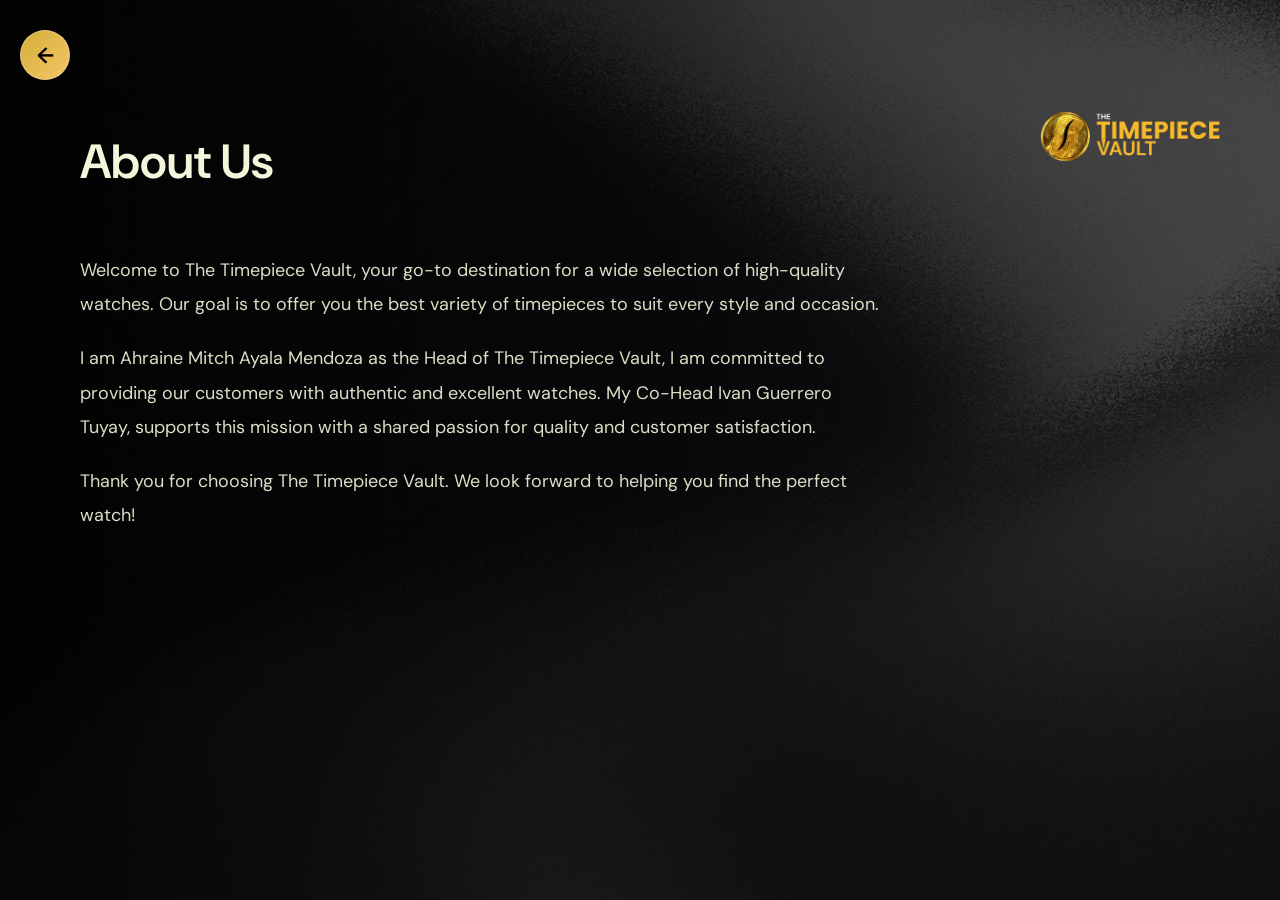
<file: The Timepiece Vault/about.html>
<!DOCTYPE html>
<head>
    <title>About Us - Timepiece Vault</title>
    <link rel="stylesheet" href="about.css">
    <link href="https://fonts.googleapis.com/css2?family=DM+Sans:wght@300;400;500;700&display=swap" rel="stylesheet">
</head>
<body>

<a href="index.html" class="back-button" title="Return to Home Page">←</a>

<div class="overlay"></div>

<section class="container">

    <div class="top">
        <h1>About Us</h1>

        <div class="logo-box">
            <img src="logo1.png" alt="Logo">
        </div>
    </div>

    <div class="content">
        <p>
            Welcome to The Timepiece Vault, your go-to destination for a wide selection of high-quality watches. Our goal is to offer you the best variety of timepieces to suit every style and occasion.
        </p>

        <p>
            I am Ahraine Mitch Ayala Mendoza as the Head of The Timepiece Vault, I am committed to providing
            our customers with authentic and excellent watches. My Co-Head Ivan Guerrero Tuyay, supports this
            mission with a shared passion for quality and customer satisfaction.
        </p>

        <p>
            Thank you for choosing The Timepiece Vault. We look forward to helping you find the perfect watch!
        </p>
    </div>

</section>

</body>
</html>
</file>
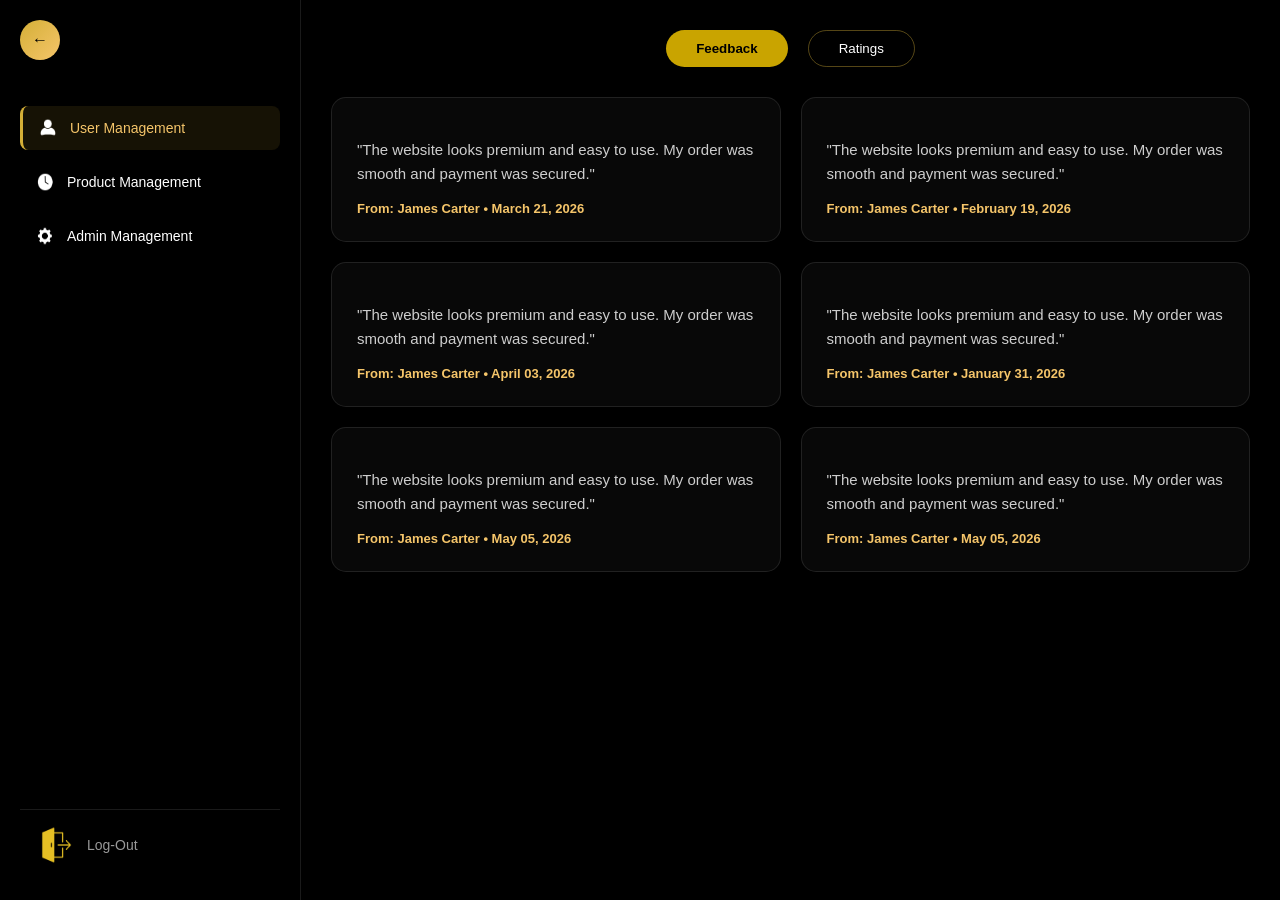
<file: The Timepiece Vault/admin.html>
<!DOCTYPE html>
<head>
    <title>Feedback Dashboard</title>
    <link rel="stylesheet" href="admin.css">

</head>
<body>

<div class="container">

    <aside class="sidebar">
        <div class="back-btn">←</div>

        <ul class="menu">
            <li class="active"><img src="user.png" alt="User" class="menu-icon"> User Management</li>
            <li><img src="watch.png" alt="Product" class="menu-icon"> Product Management</li>
            <li><img src="overview.png" alt="Admin" class="menu-icon"> Admin Management</li>
        </ul>

        <div class="logout-btn" onclick="confirmLogout()">
            <img src="logout.png" alt="Logout" class="menu-icon"> Log-Out
        </div>
    </aside>

    <main class="main">

        <div class="top-buttons" id="user-tabs">
            <button id="feedback-tab" class="active-btn">Feedback</button>
            <button id="ratings-tab" class="outline-btn">Ratings</button>
        </div>

        <div class="top-buttons" id="admin-tabs" style="display: none;">
            <button id="overview-tab" class="active-btn">Site Overview</button>
            <button id="analytics-tab" class="outline-btn">Analytics</button>
            <button id="sales-tab" class="outline-btn">Sales</button>
        </div>

        <div class="cards">
            <div class="card">
                <p>"The website looks premium and easy to use. My order was smooth and payment was secured."</p>
                <span>From: James Carter • March 21, 2026</span>
            </div>

            <div class="card">
                <p>"The website looks premium and easy to use. My order was smooth and payment was secured."</p>
                <span>From: James Carter • February 19, 2026</span>
            </div>

            <div class="card">
                <p>"The website looks premium and easy to use. My order was smooth and payment was secured."</p>
                <span>From: James Carter • April 03, 2026</span>
            </div>

            <div class="card">
                <p>"The website looks premium and easy to use. My order was smooth and payment was secured."</p>
                <span>From: James Carter • January 31, 2026</span>
            </div>

            <div class="card">
                <p>"The website looks premium and easy to use. My order was smooth and payment was secured."</p>
                <span>From: James Carter • May 05, 2026</span>
            </div>

            <div class="card">
                <p>"The website looks premium and easy to use. My order was smooth and payment was secured."</p>
                <span>From: James Carter • May 05, 2026</span>
            </div>
        </div>

    </main>

</div>

<div id="logout-modal" class="modal">
    <div class="modal-content">
        <h2>Logout Confirmation</h2>
        <p>Are you sure you want to log out as admin?</p>
        <div class="modal-buttons">
            <button class="confirm-logout-btn" onclick="processLogout()">Logout</button>
            <button class="cancel-logout-btn" onclick="closeLogoutModal()">Cancel</button>
        </div>
    </div>
</div>

<script>
    const logoutModal = document.getElementById('logout-modal');

    function confirmLogout() {
        logoutModal.style.display = 'block';
    }

    function closeLogoutModal() {
        logoutModal.style.display = 'none';
    }

    function processLogout() {
        window.location.href = "login.html";
    }

    window.onclick = function(event) {
        if (event.target == logoutModal) {
            closeLogoutModal();
        }
    }

    document.querySelector('.back-btn').onclick = () => {
        window.location.href = "index.html";
    };

    const userTabs = document.getElementById('user-tabs');
    const adminTabs = document.getElementById('admin-tabs');
    const feedbackTab = document.getElementById('feedback-tab');
    const ratingsTab = document.getElementById('ratings-tab');
    const overviewTab = document.getElementById('overview-tab');
    const analyticsTab = document.getElementById('analytics-tab');
    const salesTab = document.getElementById('sales-tab');
    const cardsContainer = document.querySelector('.cards');
    document.querySelectorAll('.menu li').forEach(item => {
        item.onclick = () => {
            document.querySelectorAll('.menu li').forEach(i => i.classList.remove('active'));
            item.classList.add('active');

            const section = item.innerText.trim();

            if (section === "User Management") {
                userTabs.style.display = 'flex';
                adminTabs.style.display = 'none';
                feedbackTab.click(); 
            } else if (section === "Product Management") {
                userTabs.style.display = 'none';
                adminTabs.style.display = 'none';
                renderProducts();
            } else if (section === "Admin Management") {
                userTabs.style.display = 'none';
                adminTabs.style.display = 'flex';
                overviewTab.click();
            } else {
                userTabs.style.display = 'none';
                adminTabs.style.display = 'none';
                cardsContainer.innerHTML = '<div style="text-align: center; width: 100%; margin-top: 50px; opacity: 0.5;">Admin settings panel coming soon...</div>';
            }
        };
    });

    function clearTabs(container) {
        container.querySelectorAll('button').forEach(btn => {
            btn.classList.remove('active-btn');
            btn.classList.add('outline-btn');
        });
    }

    const productsData = [
        { name: "GMT Master II", img: "gmt1.png", status: "Display" },
        { name: "DateJust", img: "date5.png", status: "Display" },
        { name: "Day Date", img: "day4.png", status: "On-Hold" },
        { name: "Cosmograph Daytona", img: "cos6.png", status: "Display" },
        { name: "Submariner", img: "sub1.png", status: "Display" },
        { name: "Oyster Perpetual", img: "oys6.png", status: "On-Hold" }
    ];

    const originalFeedback = cardsContainer.innerHTML;

    const highRatingsData = [
        { name: "Sarah Lopez", stars: 5, date: "May 02, 2026" },
        { name: "Michael Tan", stars: 4, date: "May 03, 2026" },
        { name: "James Carter", stars: 5, date: "May 01, 2026" },
        { name: "Daniel Reyes", stars: 5, date: "April 28, 2026" },
        { name: "Nicole Santos", stars: 4, date: "April 25, 2026" },
        { name: "Angela Dizon", stars: 5, date: "April 20, 2026" }
    ];

    ratingsTab.addEventListener('click', () => {
        clearTabs(userTabs);
        ratingsTab.classList.add('active-btn');
        ratingsTab.classList.remove('outline-btn');

        cardsContainer.innerHTML = highRatingsData.map(item => `
            <div class="card" style="text-align: center; border-left: 4px solid #e5bf24;">
                <h3 style="color: #e5bf24; margin-bottom: 8px; font-size: 18px;">${item.name}</h3>
                <div style="font-size: 22px; color: #f5c56a; letter-spacing: 2px;">
                    ${'★'.repeat(item.stars)}${'☆'.repeat(5 - item.stars)}
                </div>
                <p style="margin-top: 10px; font-size: 12px; opacity: 0.6; text-transform: uppercase;">Verified ${item.stars}-Star Rating • ${item.date}</p>
            </div>
        `).join('');
    });

    feedbackTab.addEventListener('click', () => {
        clearTabs(userTabs);
        feedbackTab.classList.add('active-btn');
        feedbackTab.classList.remove('outline-btn');
        cardsContainer.innerHTML = originalFeedback;
    });

    // Admin Management Tabs
    overviewTab.addEventListener('click', () => {
        clearTabs(adminTabs);
        overviewTab.classList.add('active-btn');
        overviewTab.classList.remove('outline-btn');
        cardsContainer.innerHTML = `
            <div class="card" style="text-align: center;">
                <h3 style="color: #e5bf24; margin-bottom: 10px;">Total Users</h3>
                <p style="font-size: 24px; font-weight: 700;">1,248</p>
            </div>
            <div class="card" style="text-align: center;">
                <h3 style="color: #e5bf24; margin-bottom: 10px;">Active Sessions</h3>
                <p style="font-size: 24px; font-weight: 700;">42</p>
            </div>
            <div class="card" style="text-align: center;">
                <h3 style="color: #e5bf24; margin-bottom: 10px;">Pending Orders</h3>
                <p style="font-size: 24px; font-weight: 700;">15</p>
            </div>
            <div class="card" style="grid-column: span 3; text-align: center; background: #000;">
                <h3 style="color: #e5bf24; margin-bottom: 15px;">Monthly Performance Overview</h3>
                <img src="site.png" alt="Site Performance Chart" style="width: 100%; max-width: 800px; height: auto; border-radius: 8px;">
            </div>
        `;
    });

    analyticsTab.addEventListener('click', () => {
        clearTabs(adminTabs);
        analyticsTab.classList.add('active-btn');
        analyticsTab.classList.remove('outline-btn');
        cardsContainer.innerHTML = `
            <div class="card" style="grid-column: span 3; text-align: center; background: #000;">
                <h3 style="color: #e5bf24; margin-bottom: 15px;">Customer Rating Trends</h3>
                <img src="analytics.png" alt="Analytics Chart" style="width: 100%; max-width: 800px; height: auto; border-radius: 8px;">
            </div>
        `;
    });

    salesTab.addEventListener('click', () => {
        clearTabs(adminTabs);
        salesTab.classList.add('active-btn');
        salesTab.classList.remove('outline-btn');
        cardsContainer.innerHTML = `
            <div class="card" style="text-align: center; border-bottom: 3px solid #e5bf24;">
                <h3 style="color: #e5bf24; margin-bottom: 5px;">Total Revenue</h3>
                <p style="font-size: 22px; font-weight: 700;">₱4,250,000</p>
            </div>
            <div class="card" style="text-align: center; border-bottom: 3px solid #e5bf24;">
                <h3 style="color: #e5bf24; margin-bottom: 5px;">This Month</h3>
                <p style="font-size: 22px; font-weight: 700;">₱820,000</p>
            </div>
            <div class="card" style="grid-column: span 3; text-align: center; background: #000;">
                <h3 style="color: #e5bf24; margin-bottom: 15px;">Sales Conversion Radar</h3>
                <img src="sales.png" alt="Sales Chart" style="width: 100%; max-width: 600px; height: auto; border-radius: 8px;">
            </div>
        `;
    });

    function renderProducts() {
        cardsContainer.innerHTML = productsData.map((p, index) => `
            <div class="card product-card">
                <img src="${p.img}" alt="${p.name}">
                <h3 style="font-size: 16px; margin-bottom: 5px; color: #f5f5dc;">${p.name}</h3>
                <button class="status-btn ${p.status === 'Display' ? 'status-display' : 'status-onhold'}" 
                        onclick="toggleStatus(${index})">
                    ${p.status}
                </button>
            </div>
        `).join('');
    }

    window.toggleStatus = (index) => {
        productsData[index].status = productsData[index].status === 'Display' ? 'On-Hold' : 'Display';
        renderProducts();
    };
</script>

<style>
        .menu-icon {
            width: 20px;
            height: 20px;
            margin-right: 12px;
            vertical-align: middle;
        }
        .logout-btn .menu-icon {
            width: 40px;
            height: 40px;
        }

        .modal {
            display: none;
            position: fixed;
            z-index: 3000;
            left: 0;
            top: 0;
            width: 100%;
            height: 100%;
            background-color: rgba(0, 0, 0, 0.85);
            backdrop-filter: blur(8px);
        }
        .modal-content {
            background-color: #121212;
            margin: 15% auto;
            padding: 30px;
            border: 1px solid #e5bf24;
            width: 90%;
            max-width: 400px;
            border-radius: 15px;
            color: #f5f5dc;
            text-align: center;
            box-shadow: 0 10px 30px rgba(0,0,0,0.5);
            animation: modalFadeIn 0.3s ease-out;
        }
        @keyframes modalFadeIn {
            from { opacity: 0; transform: translateY(-20px); }
            to { opacity: 1; transform: translateY(0); }
        }
        .modal-content h2 { color: #e5bf24; margin-bottom: 15px; font-size: 24px; }
        .modal-content p { margin-bottom: 25px; opacity: 0.9; font-size: 16px; }
        .modal-buttons { display: flex; gap: 15px; justify-content: center; }
        .confirm-logout-btn, .cancel-logout-btn {
            padding: 12px 25px;
            border-radius: 8px;
            font-weight: 600;
            cursor: pointer;
            transition: 0.3s;
            flex: 1;
            font-family: 'DM Sans', sans-serif;
        }
        .confirm-logout-btn { background: #ff4b2b; color: white; border: none; }
        .confirm-logout-btn:hover { background: #ff310d; transform: scale(1.02); }
        .cancel-logout-btn { background: transparent; color: #e5bf24; border: 1px solid #e5bf24; }
        .cancel-logout-btn:hover { background: rgba(229, 191, 36, 0.1); }
        
        .back-btn { cursor: pointer; transition: 0.3s; }
        .back-btn:hover { color: #e5bf24; transform: translateX(-5px); }
        .menu li { cursor: pointer; transition: 0.2s; }
        .menu li:hover:not(.active) { background: rgba(255,255,255,0.05); }

        .product-card { text-align: center; }
        .product-card img { width: 80px; height: auto; margin-bottom: 10px; }
        .status-btn { padding: 8px 20px; border-radius: 6px; font-weight: 600; cursor: pointer; transition: 0.3s; width: 100%; margin-top: 15px; border: 1px solid #e5bf24; }
        .status-display { background: #e5bf24; color: #000; }
        .status-onhold { background: transparent; color: #e5bf24; }
    </style>

</body>
</html>
</file>
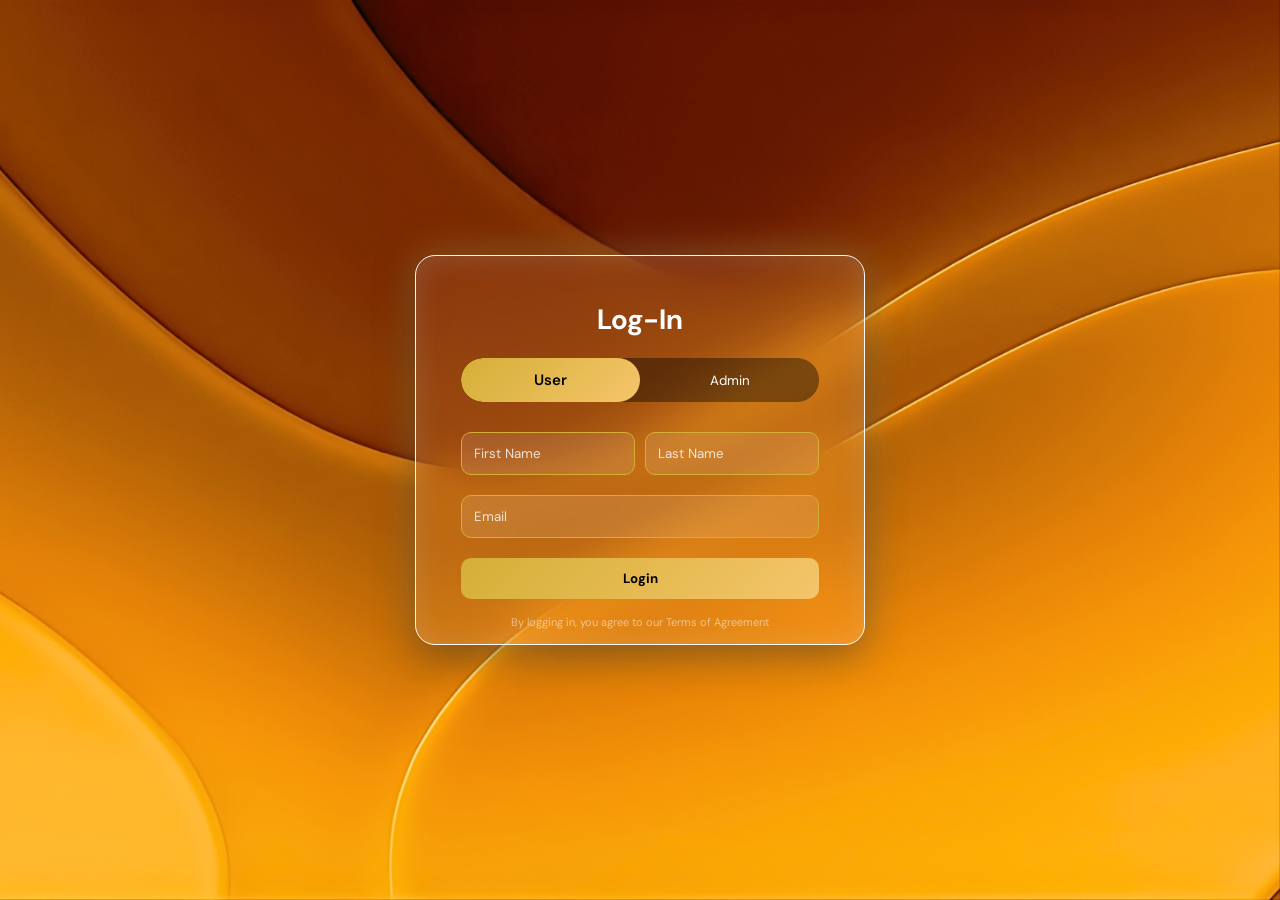
<file: The Timepiece Vault/login.html>
<!DOCTYPE html>
<head>
    <title>Log-In | The Timepiece Vault</title>
    <link href="https://fonts.googleapis.com/css2?family=DM+Sans:wght@300;400;600&display=swap" rel="stylesheet">
    <link rel="stylesheet" href="login.css">
</head>
<body>
    <div class="card">
        <h2>Log-In</h2>
        <div class="toggle">
            <button class="toggle-btn active">User</button>
            <button class="toggle-btn">Admin</button>
            <div class="slider"></div>
        </div>
        <form id="login-form">
            <div class="input-row">
                <input type="text" placeholder="First Name" required>
                <input type="text" placeholder="Last Name" required>
            </div>
            <input type="Email" placeholder="Email" required>
            <button type="submit" class="main-btn">Login</button>
            <p style="position: absolute; bottom: 15px; left: 0; width: 100%; text-align: center; font-size: 11px; opacity: 0.5;">
                By logging in, you agree to our Terms of Agreement
            </p>
        </form>

        <div id="admin-verify" style="display: none;">
            <div id="admin-step-1">
                <p style="text-align: center; margin-bottom: 15px; font-size: 14px; opacity: 0.8;">Enter 6-digit Admin Access Code</p>
                <div class="pin-container">
                    <input type="text" class="pin-input" maxlength="1">
                    <input type="text" class="pin-input" maxlength="1">
                    <input type="text" class="pin-input" maxlength="1">
                    <input type="text" class="pin-input" maxlength="1">
                    <input type="text" class="pin-input" maxlength="1">
                    <input type="text" class="pin-input" maxlength="1">
                </div>
            </div>
            <div id="admin-step-2" style="display: none;">
                <div class="input-row">
                    <input type="text" id="admin-name" class="admin-input" placeholder="First Name">
                    <input type="text" id="admin-lname" class="admin-input" placeholder="Last Name">
                </div>
                <input type="password" id="admin-pass" class="admin-input" placeholder="Password">
            </div>
            <button type="button" class="main-btn" id="verify-btn">Verify Access</button>
        </div>
    </div>

    <script>
        document.addEventListener('DOMContentLoaded', () => {
            const urlParams = new URLSearchParams(window.location.search);
            const redirectPath = urlParams.get('redirect') || 'watches.html';

            const toggleBtns = document.querySelectorAll('.toggle-btn');
            const userBtn = toggleBtns[0];
            const adminBtn = toggleBtns[1];
            const slider = document.querySelector('.slider');
            const card = document.querySelector('.card');
            const loginForm = document.getElementById('login-form');
            const adminVerify = document.getElementById('admin-verify');
            const pinInputs = document.querySelectorAll('.pin-input');
            const verifyBtn = document.getElementById('verify-btn');
            let attempts = 0;
            let isLocked = false;
            let adminStep = 1;

            pinInputs.forEach((input, index) => {
                input.addEventListener('input', (e) => {
                    if (e.target.value && index < pinInputs.length - 1) {
                        pinInputs[index + 1].focus();
                    }
                });

                input.addEventListener('keydown', (e) => {
                    if (e.key === 'Backspace' && !e.target.value && index > 0) {
                        pinInputs[index - 1].focus();
                    }
                });
            });

            loginForm.addEventListener('submit', (e) => {
                e.preventDefault();
                window.location.href = redirectPath;
            });

            adminBtn.addEventListener('click', () => {
                slider.style.left = "50%";
                adminBtn.classList.add('active');
                userBtn.classList.remove('active');
                loginForm.style.display = 'none';
                adminVerify.style.display = 'block';
                adminStep = 1;
                document.getElementById('admin-step-1').style.display = 'block';
                document.getElementById('admin-step-2').style.display = 'none';
                document.querySelector('h2').innerText = "Verify Code";
                verifyBtn.innerText = "Verify Access";
                pinInputs[0].focus();
            });

            userBtn.addEventListener('click', () => {
                slider.style.left = "0%";
                userBtn.classList.add('active');
                adminBtn.classList.remove('active');
                loginForm.style.display = 'block';
                adminVerify.style.display = 'none';
                document.querySelector('h2').innerText = "Log-In";
            });

            verifyBtn.addEventListener('click', () => {
                if (isLocked) return;

                if (adminStep === 1) {
                    const pin = Array.from(pinInputs).map(i => i.value).join('');
                    if (pin === "123456") {
                        adminStep = 2;
                        document.getElementById('admin-step-1').style.display = 'none';
                        document.getElementById('admin-step-2').style.display = 'block';
                        document.querySelector('h2').innerText = "Admin Access";
                        verifyBtn.innerText = "Login as Admin";
                        attempts = 0;
                        document.getElementById('admin-name').focus();
                        return;
                    }
                } else {
                    const name = document.getElementById('admin-name').value;
                    const lname = document.getElementById('admin-lname').value;
                    const pass = document.getElementById('admin-pass').value;
                    if (pass === "123456" && name.trim() !== "" && lname.trim() !== "") {
                        window.location.href = "admin.html";
                        return;
                    }
                }


                attempts++;
                if (attempts >= 5) {
                    isLocked = true;
                    let timeLeft = 30;
                    verifyBtn.disabled = true;
                    const activeInputs = adminStep === 1 ? pinInputs : [document.getElementById('admin-name'), document.getElementById('admin-lname'), document.getElementById('admin-pass')];
                    activeInputs.forEach(i => i.disabled = true);

                    const countdown = setInterval(() => {
                        timeLeft--;
                        verifyBtn.innerText = `Locked (${timeLeft}s)`;
                        if (timeLeft <= 0) {
                            clearInterval(countdown);
                            isLocked = false;
                            attempts = 0;
                            verifyBtn.disabled = false;
                            verifyBtn.innerText = adminStep === 1 ? "Verify Access" : "Login as Admin";
                            activeInputs.forEach(i => i.disabled = false);
                            activeInputs[0].focus();
                        }
                    }, 1000);
                }

                card.classList.add('error-shake');
                if (adminStep === 1) {
                    pinInputs.forEach(i => { i.style.borderColor = '#ff4b2b'; i.value = ''; });
                    pinInputs[0].focus();
                } else {
                    const nameIn = document.getElementById('admin-name');
                    const lnameIn = document.getElementById('admin-lname');
                    const passIn = document.getElementById('admin-pass');
                    nameIn.style.borderColor = lnameIn.style.borderColor = passIn.style.borderColor = '#ff4b2b';
                    nameIn.value = lnameIn.value = passIn.value = '';
                    nameIn.focus();
                }
                
                setTimeout(() => {
                    card.classList.remove('error-shake');
                    if (adminStep === 1) {
                        pinInputs.forEach(i => i.style.borderColor = 'rgba(255,255,255,0.2)');
                    } else {
                        document.getElementById('admin-name').style.borderColor = 
                        document.getElementById('admin-lname').style.borderColor = 
                        document.getElementById('admin-pass').style.borderColor = 'rgba(255,255,255,0.2)';
                    }
                }, 500);
            });
        });
    </script>
</body>
</html>
</file>
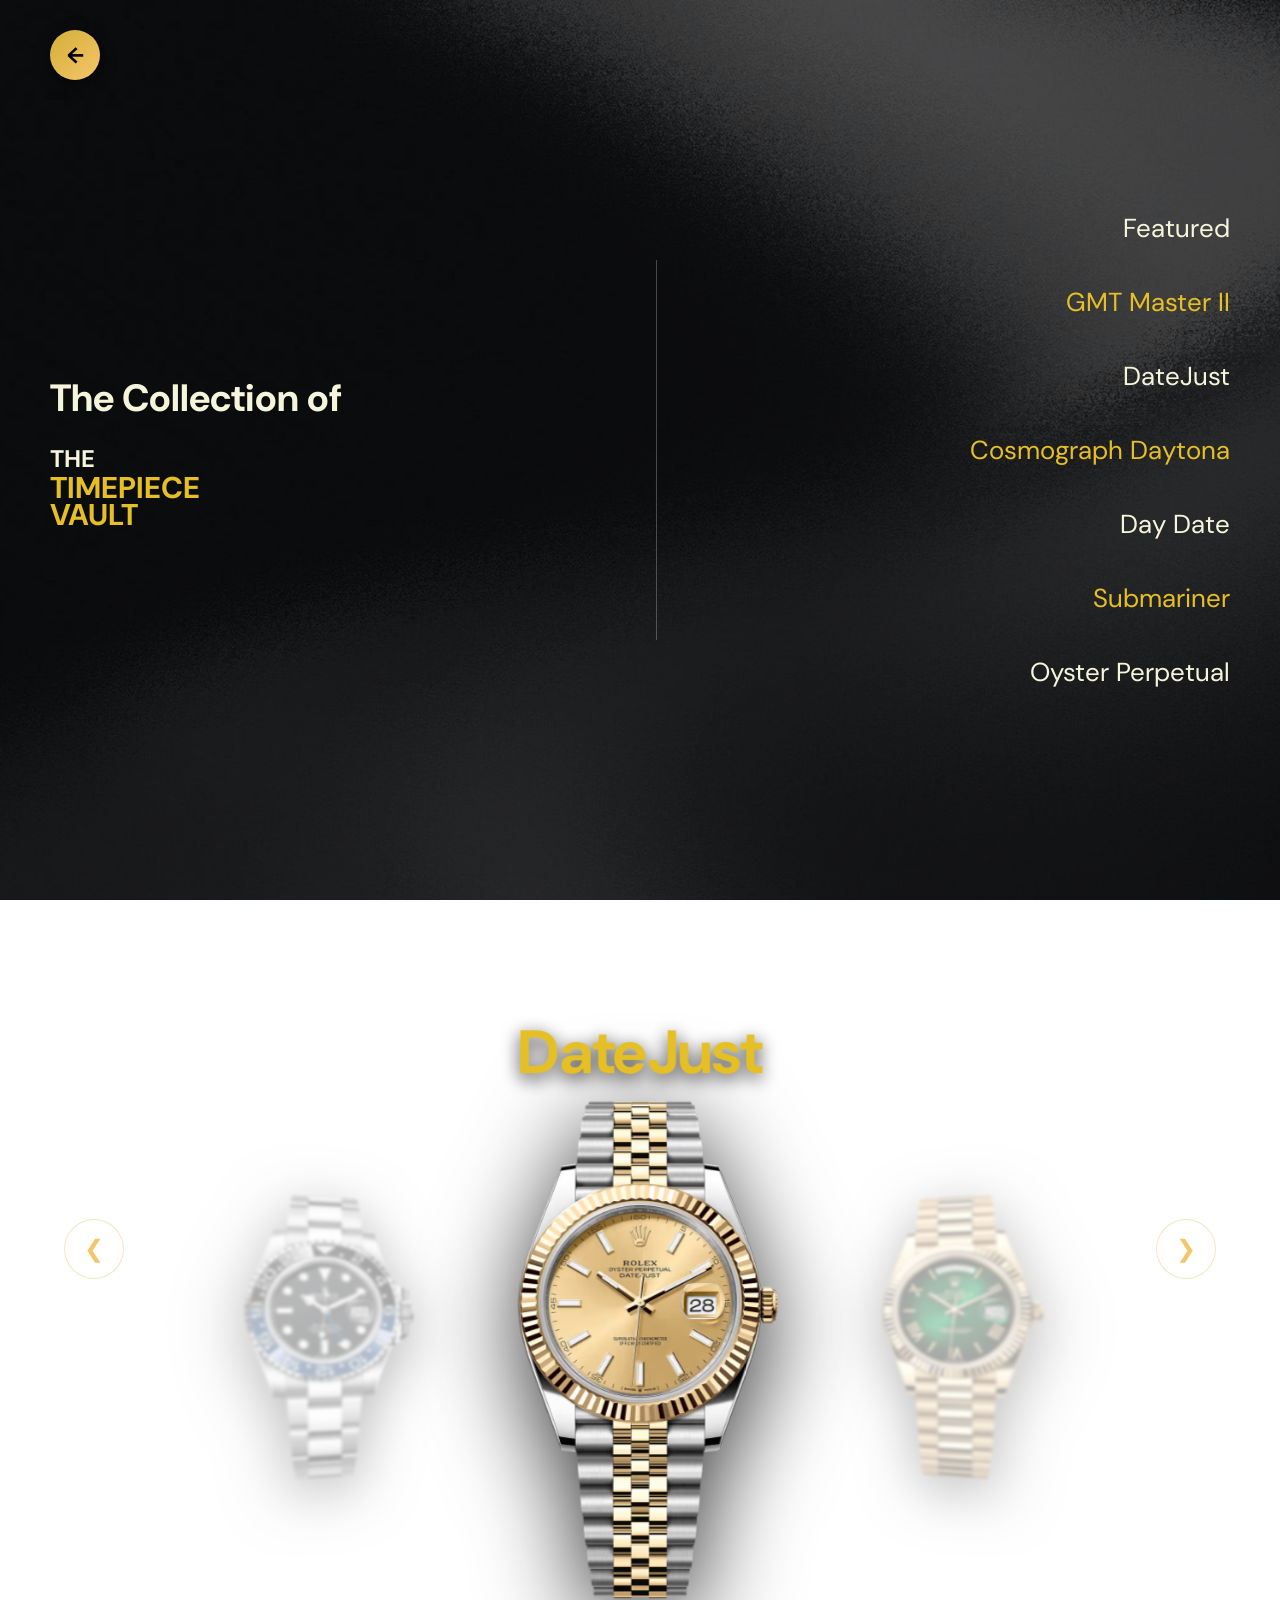
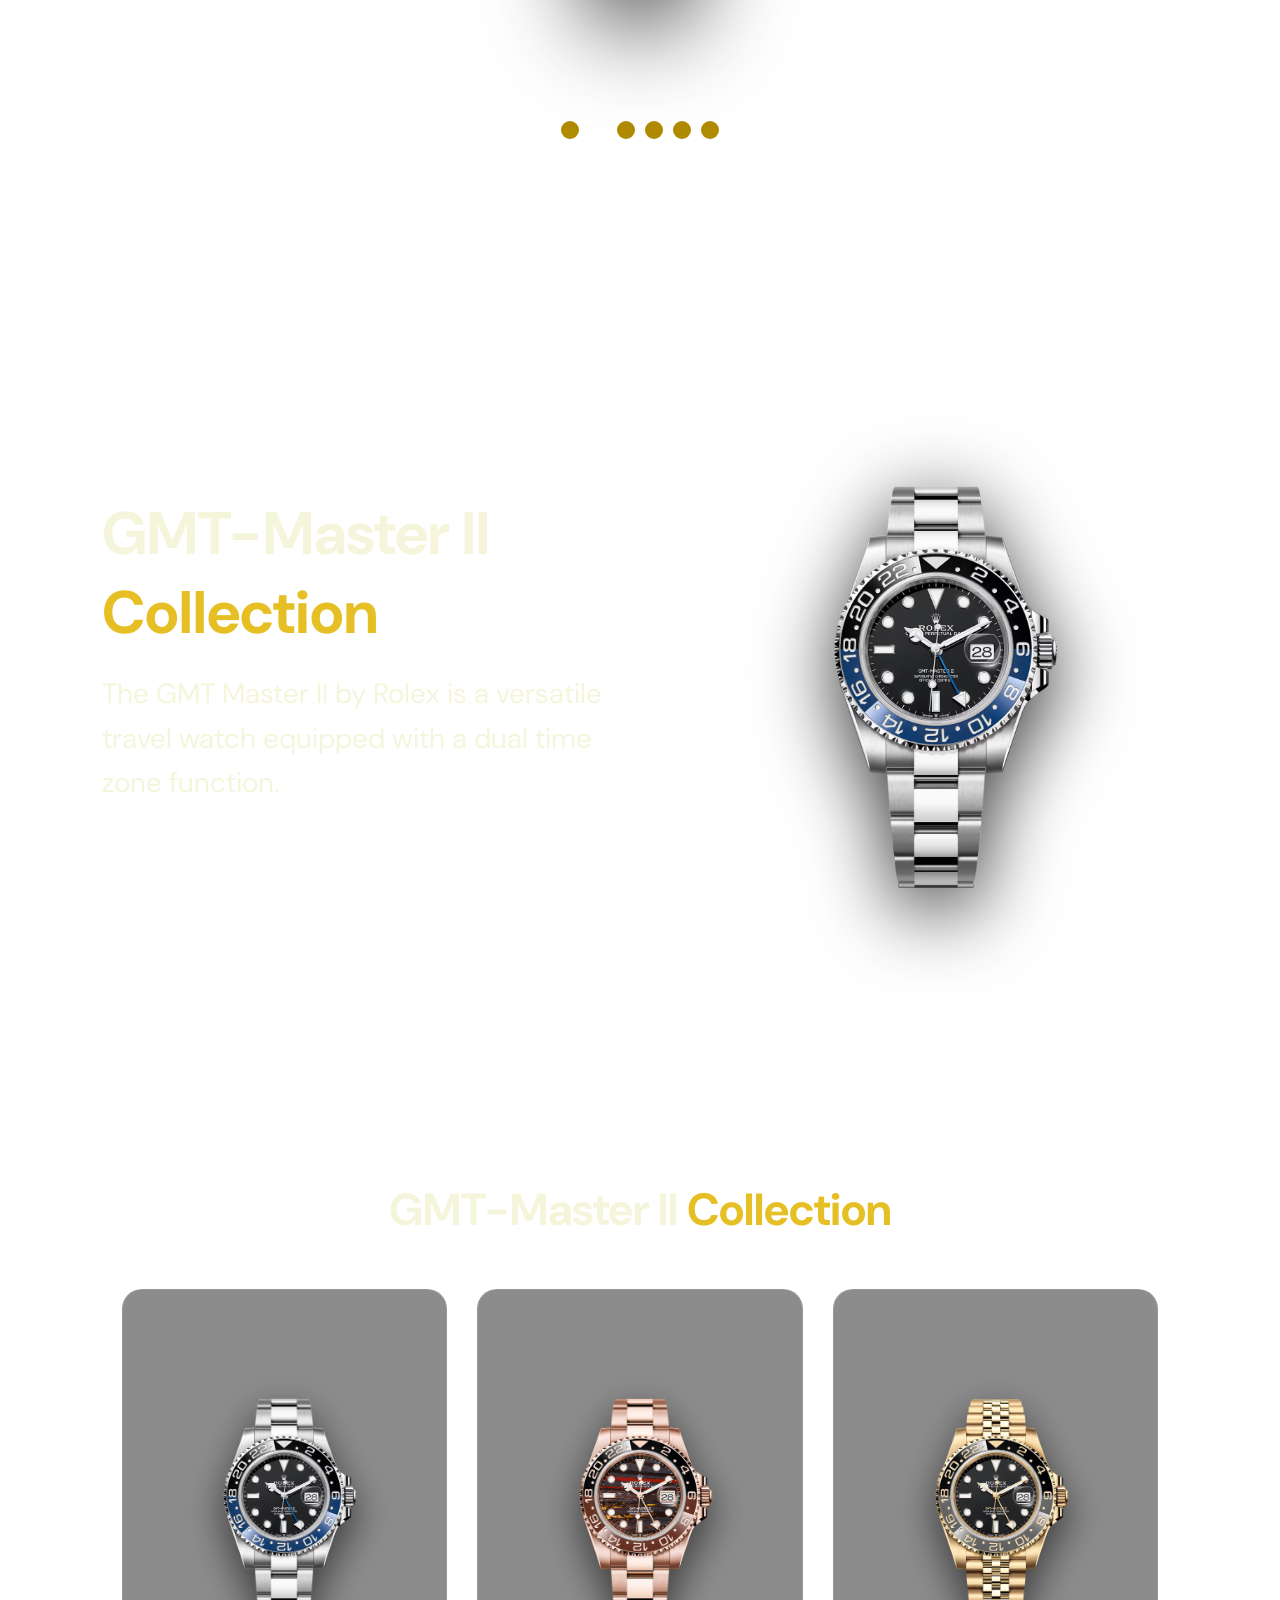
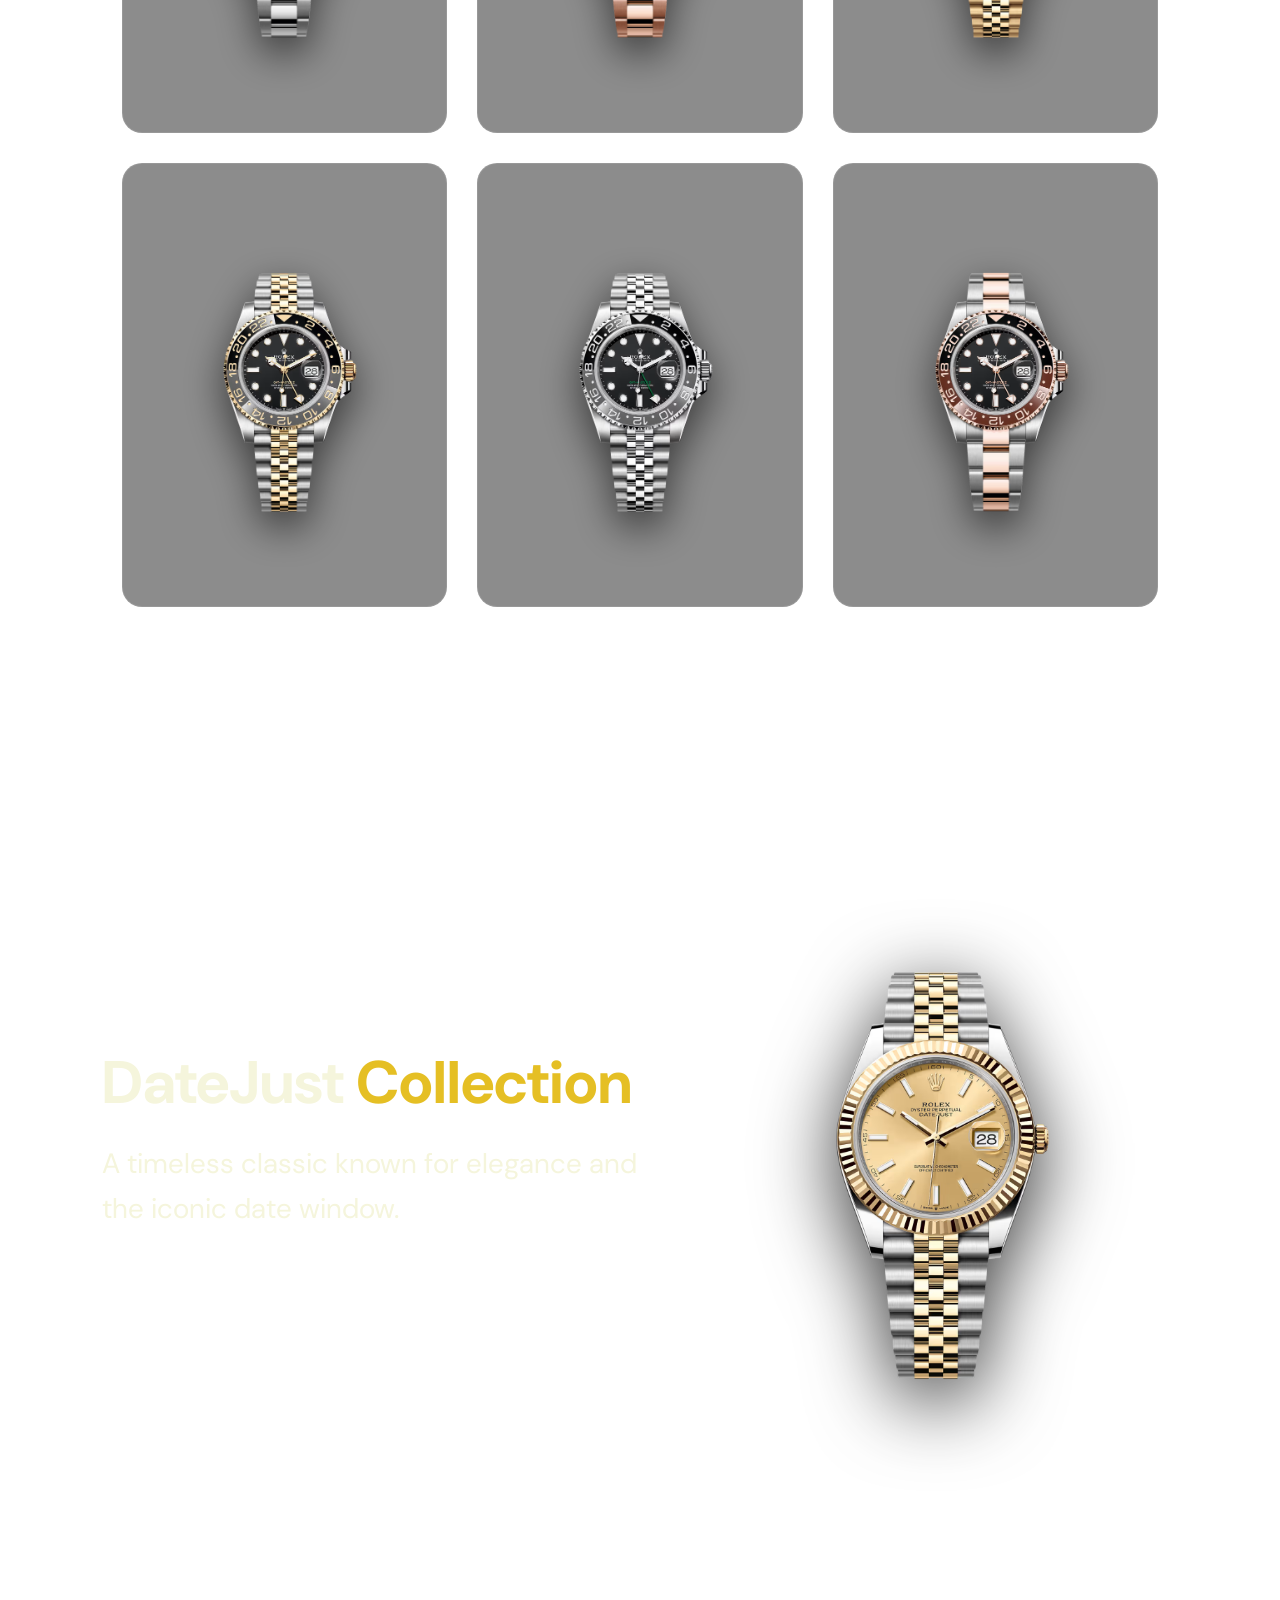
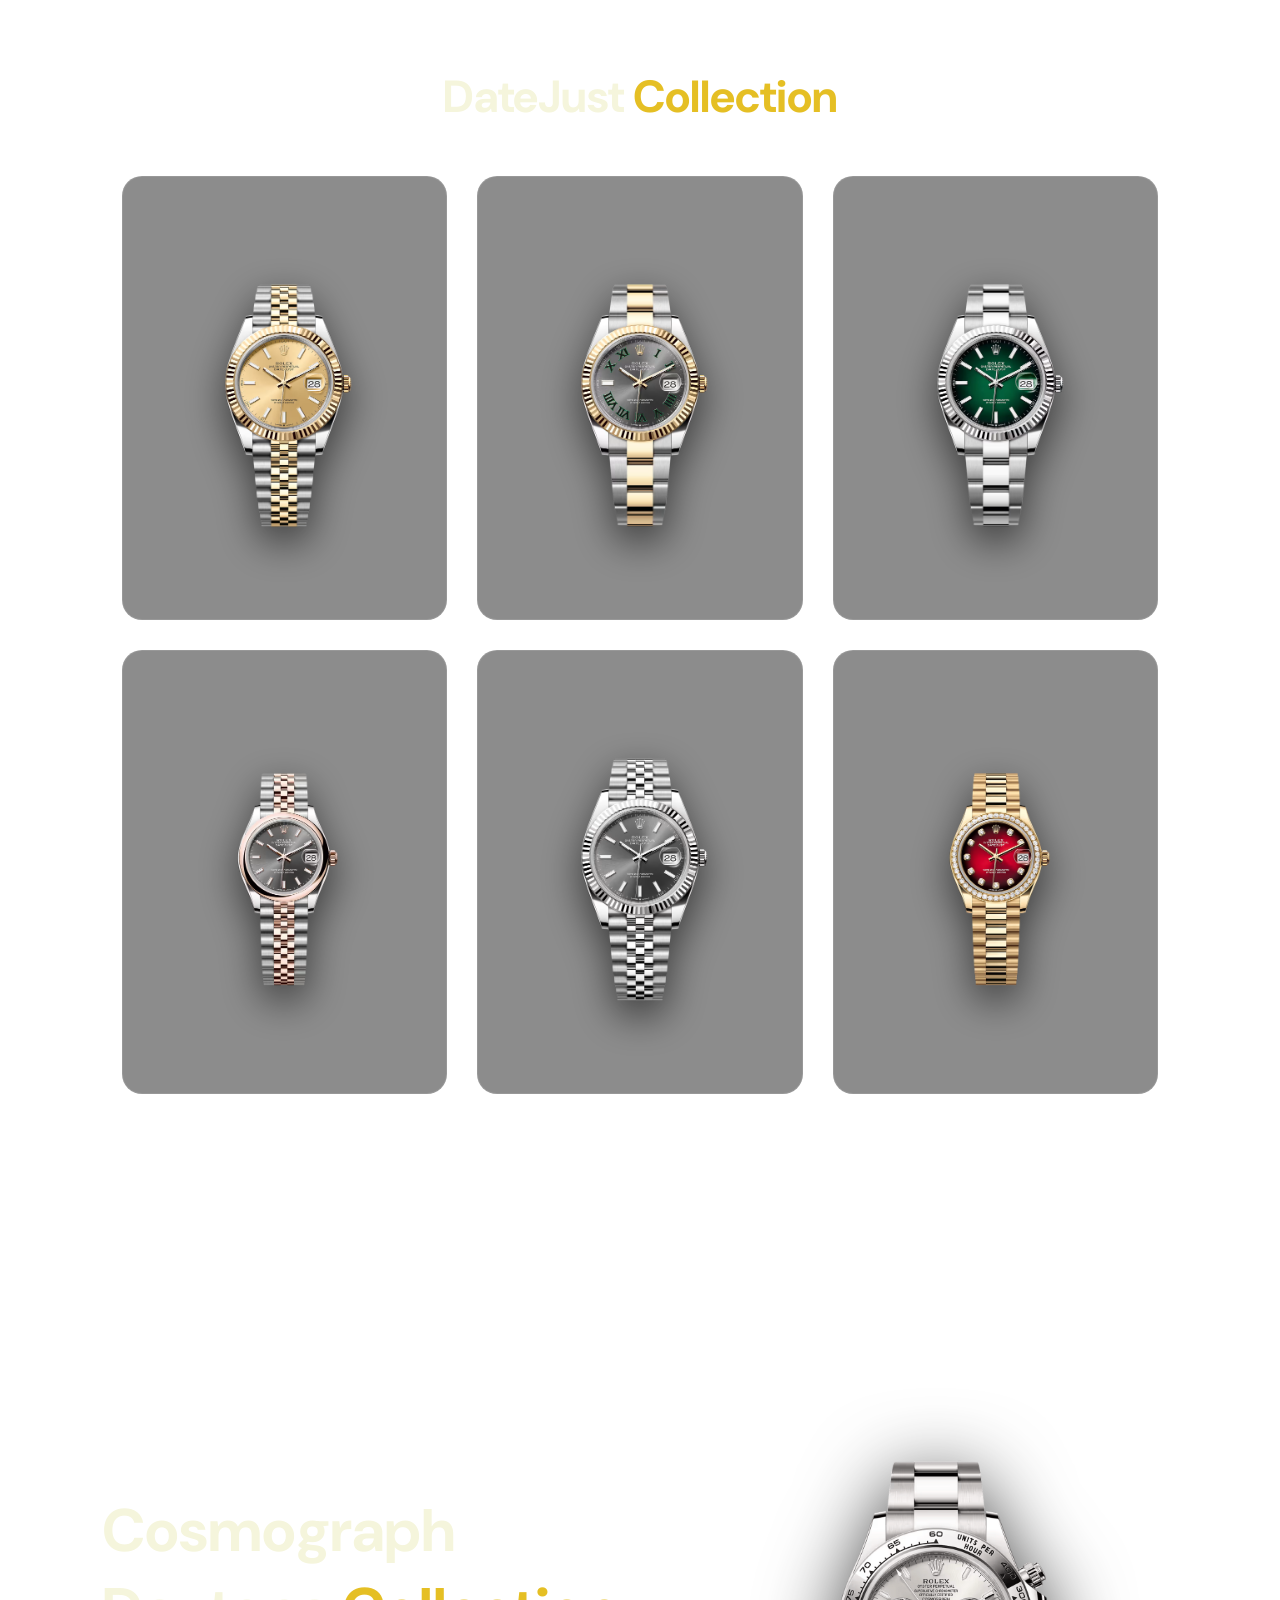
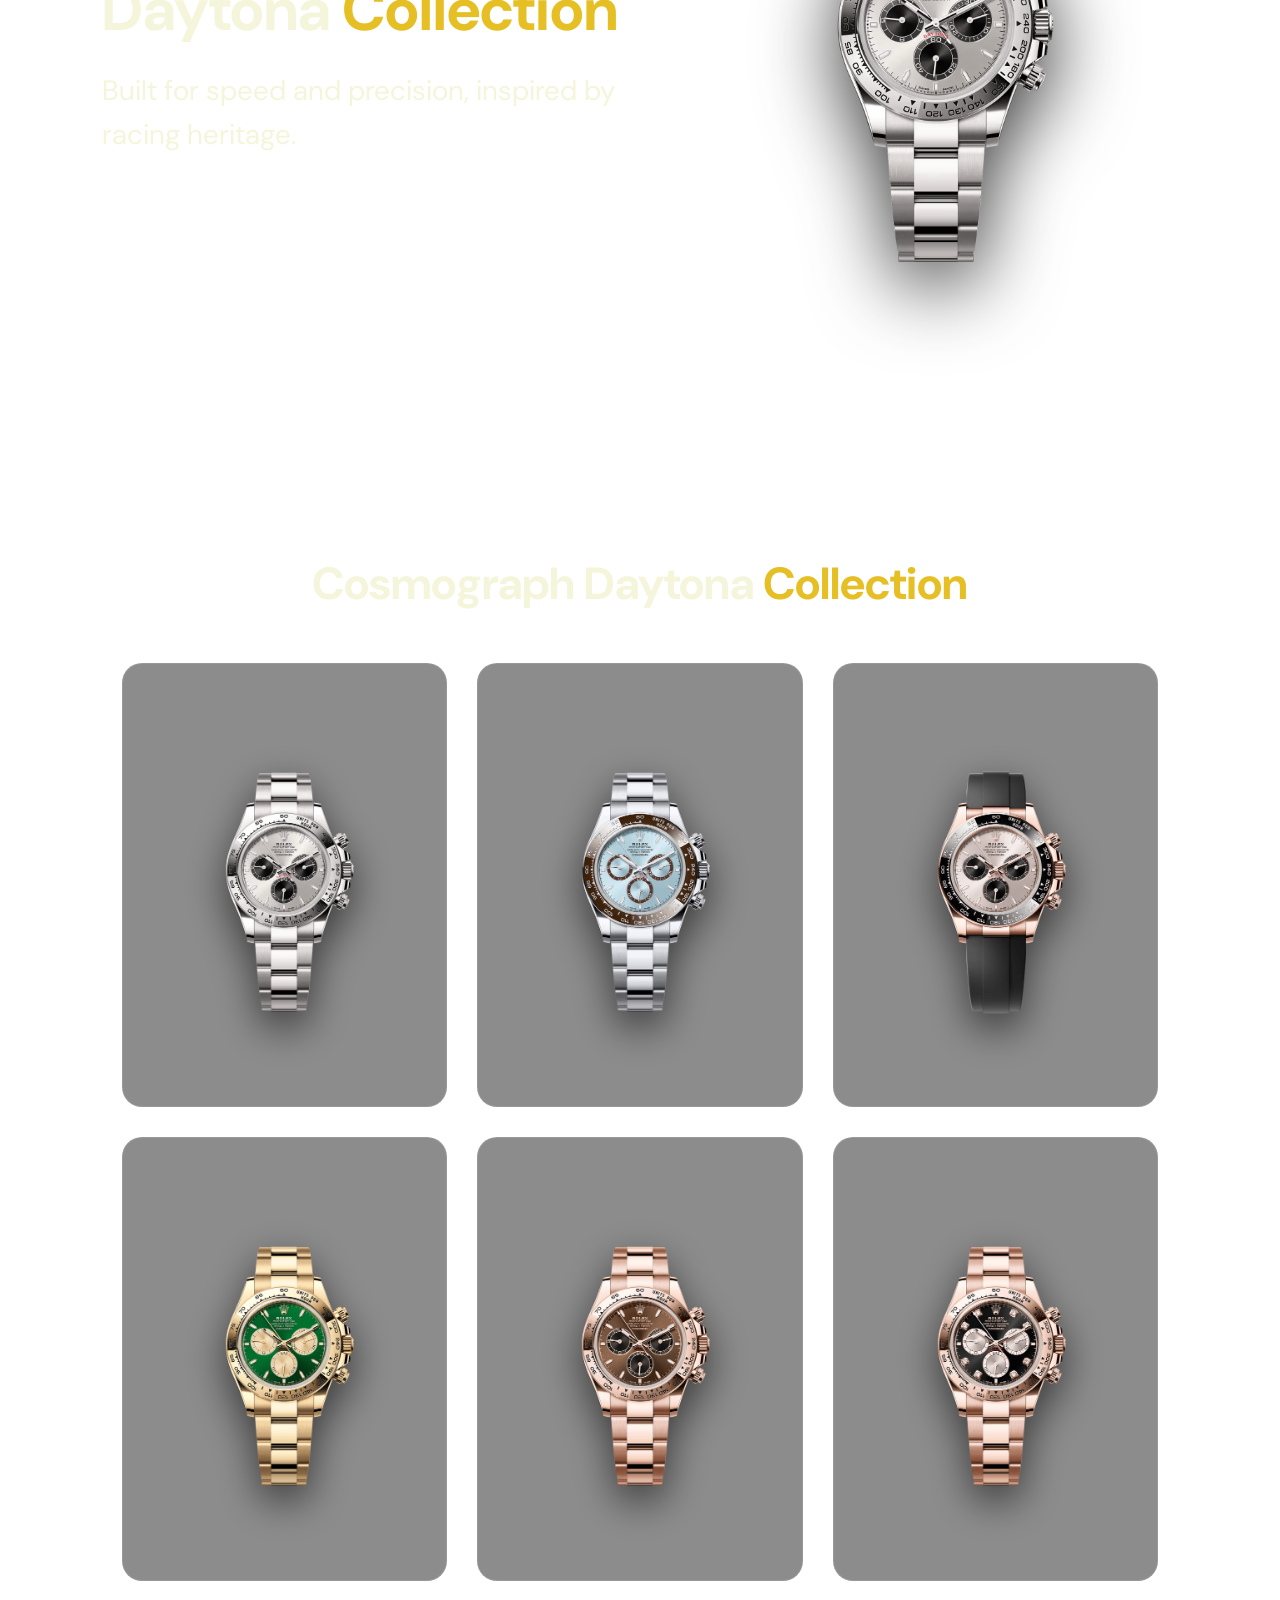
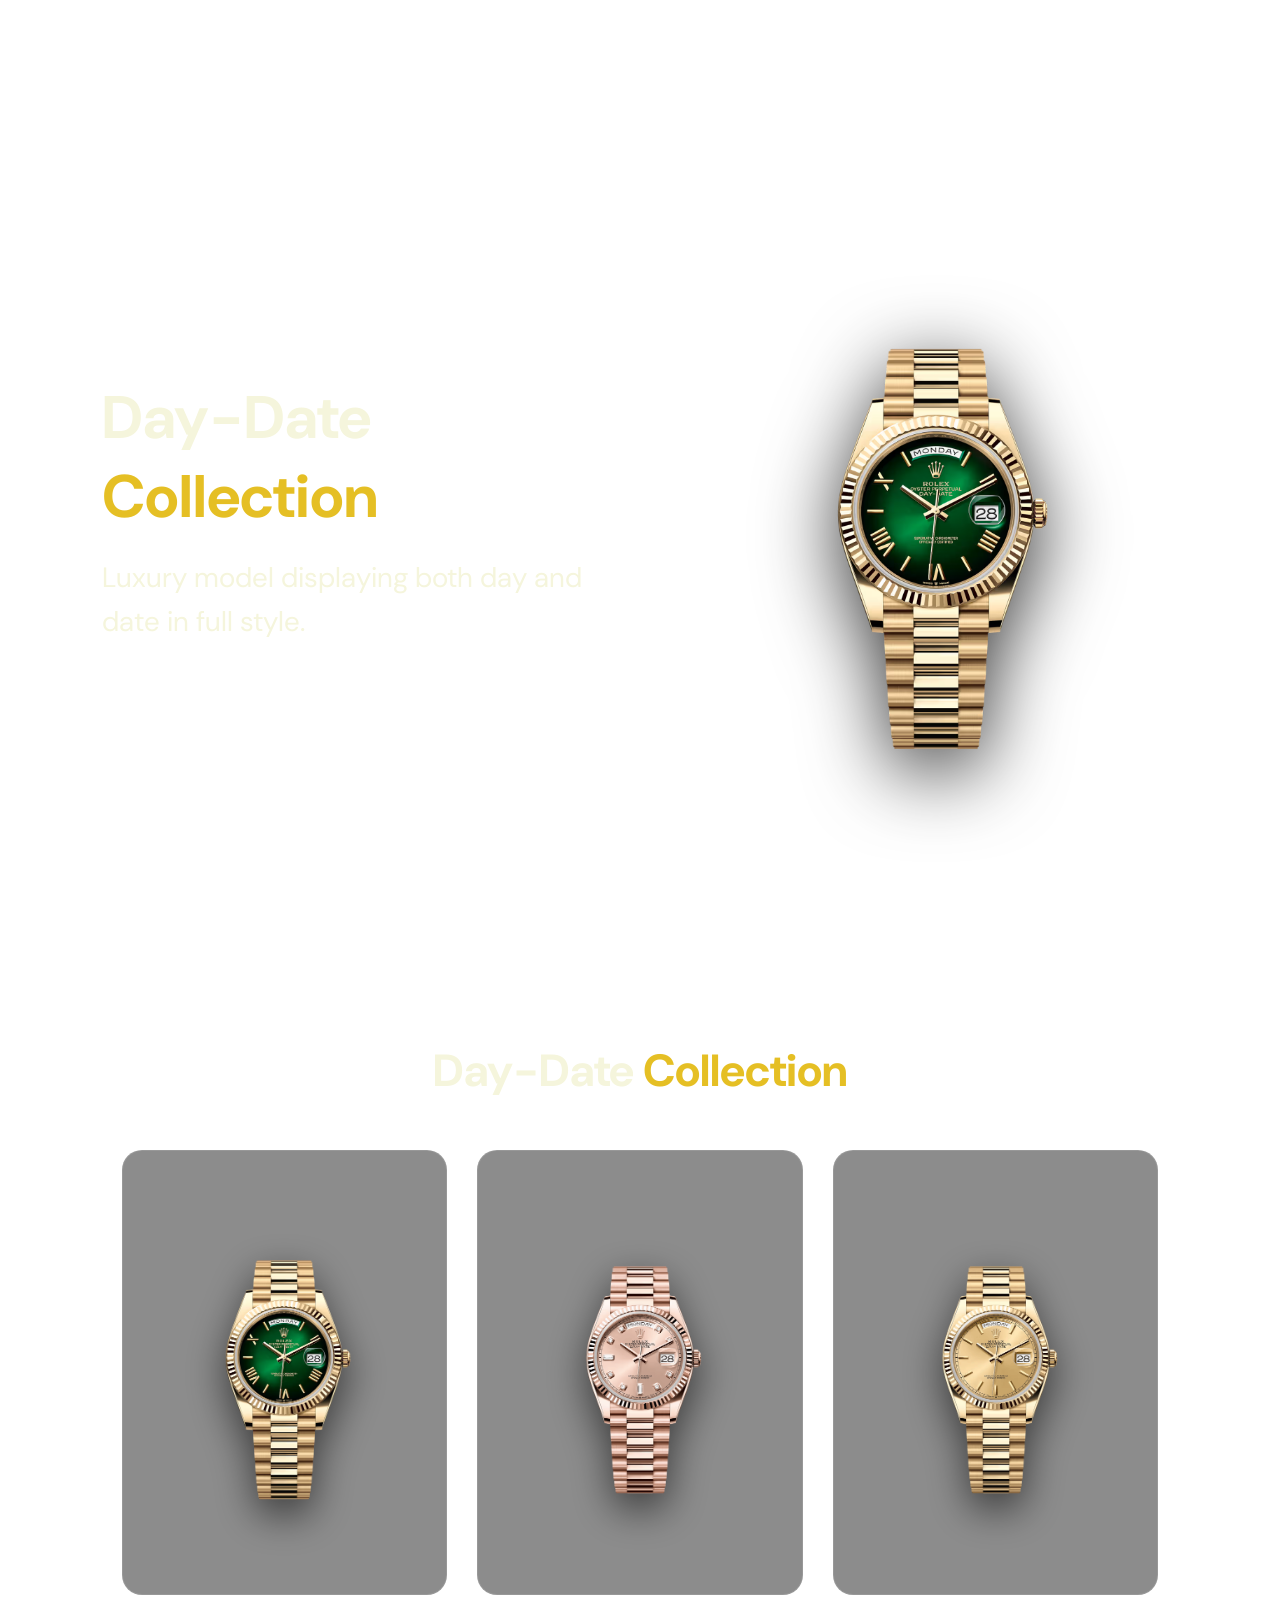
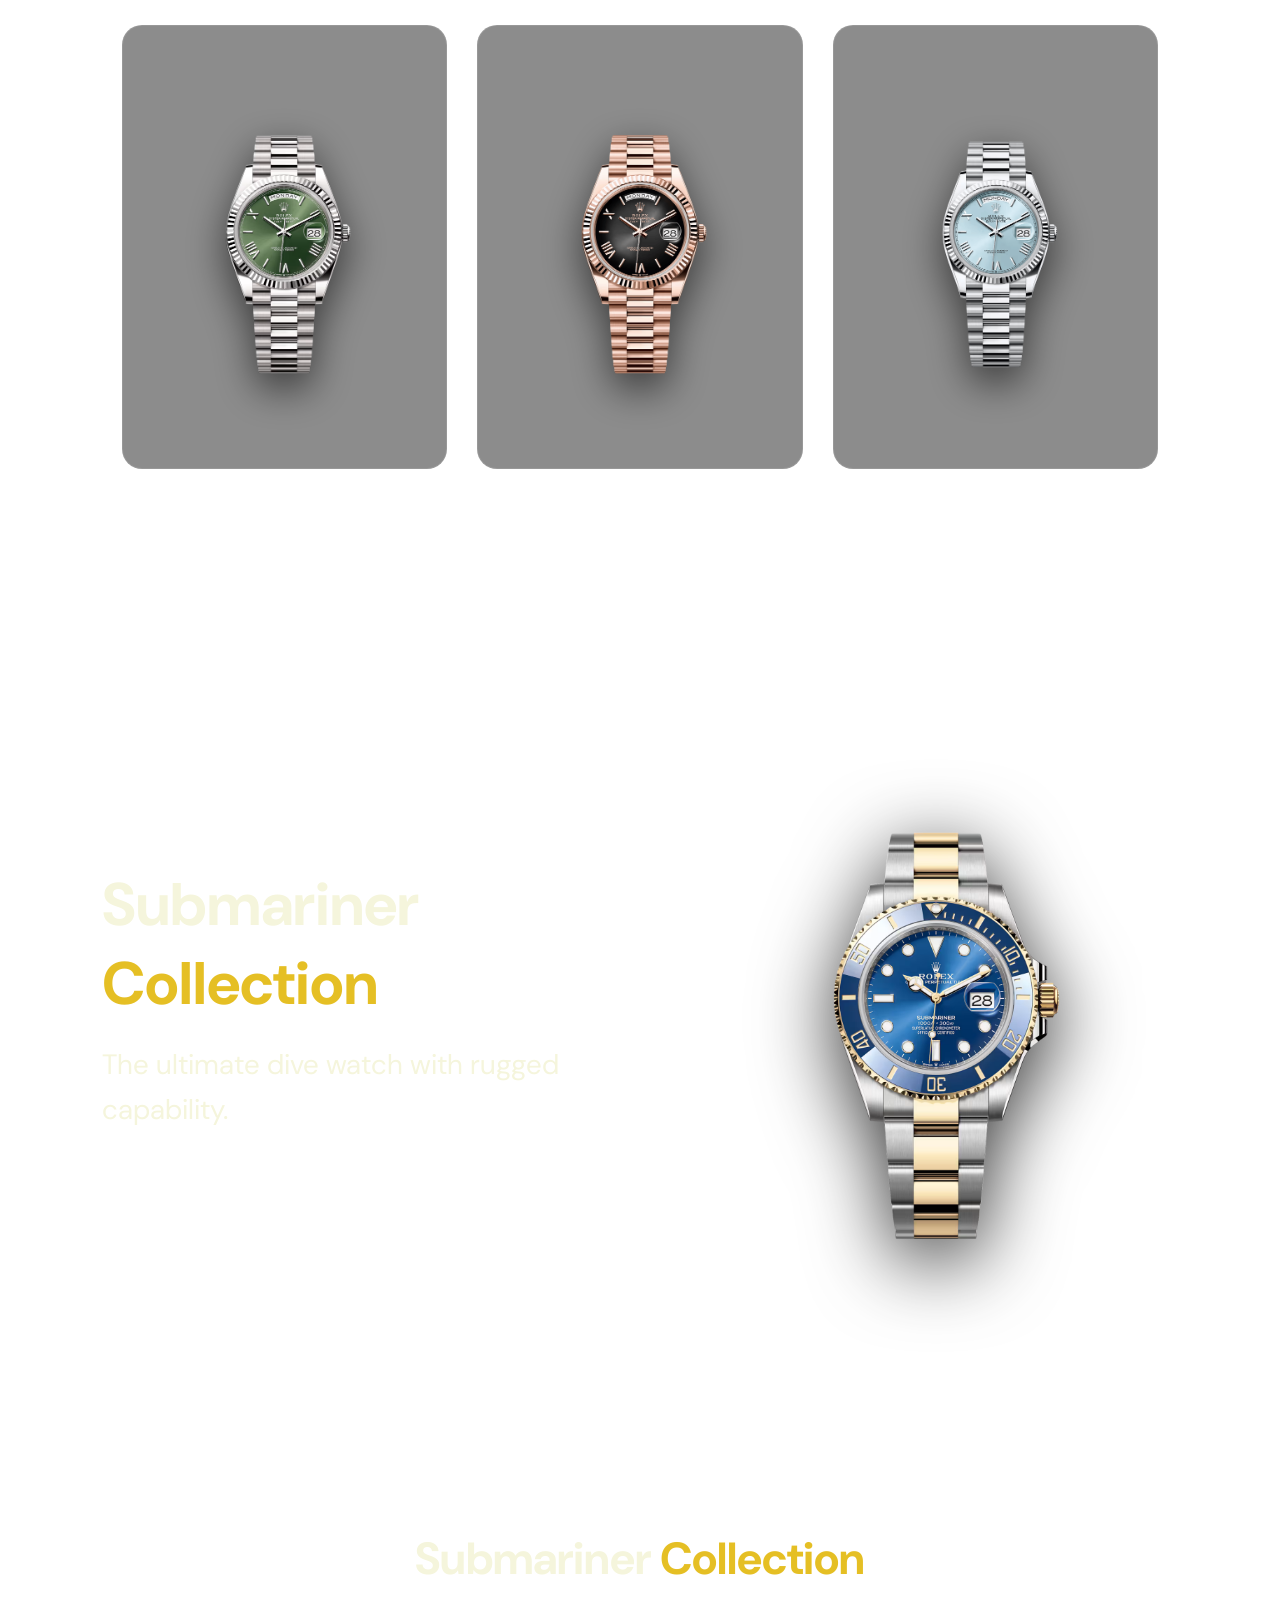
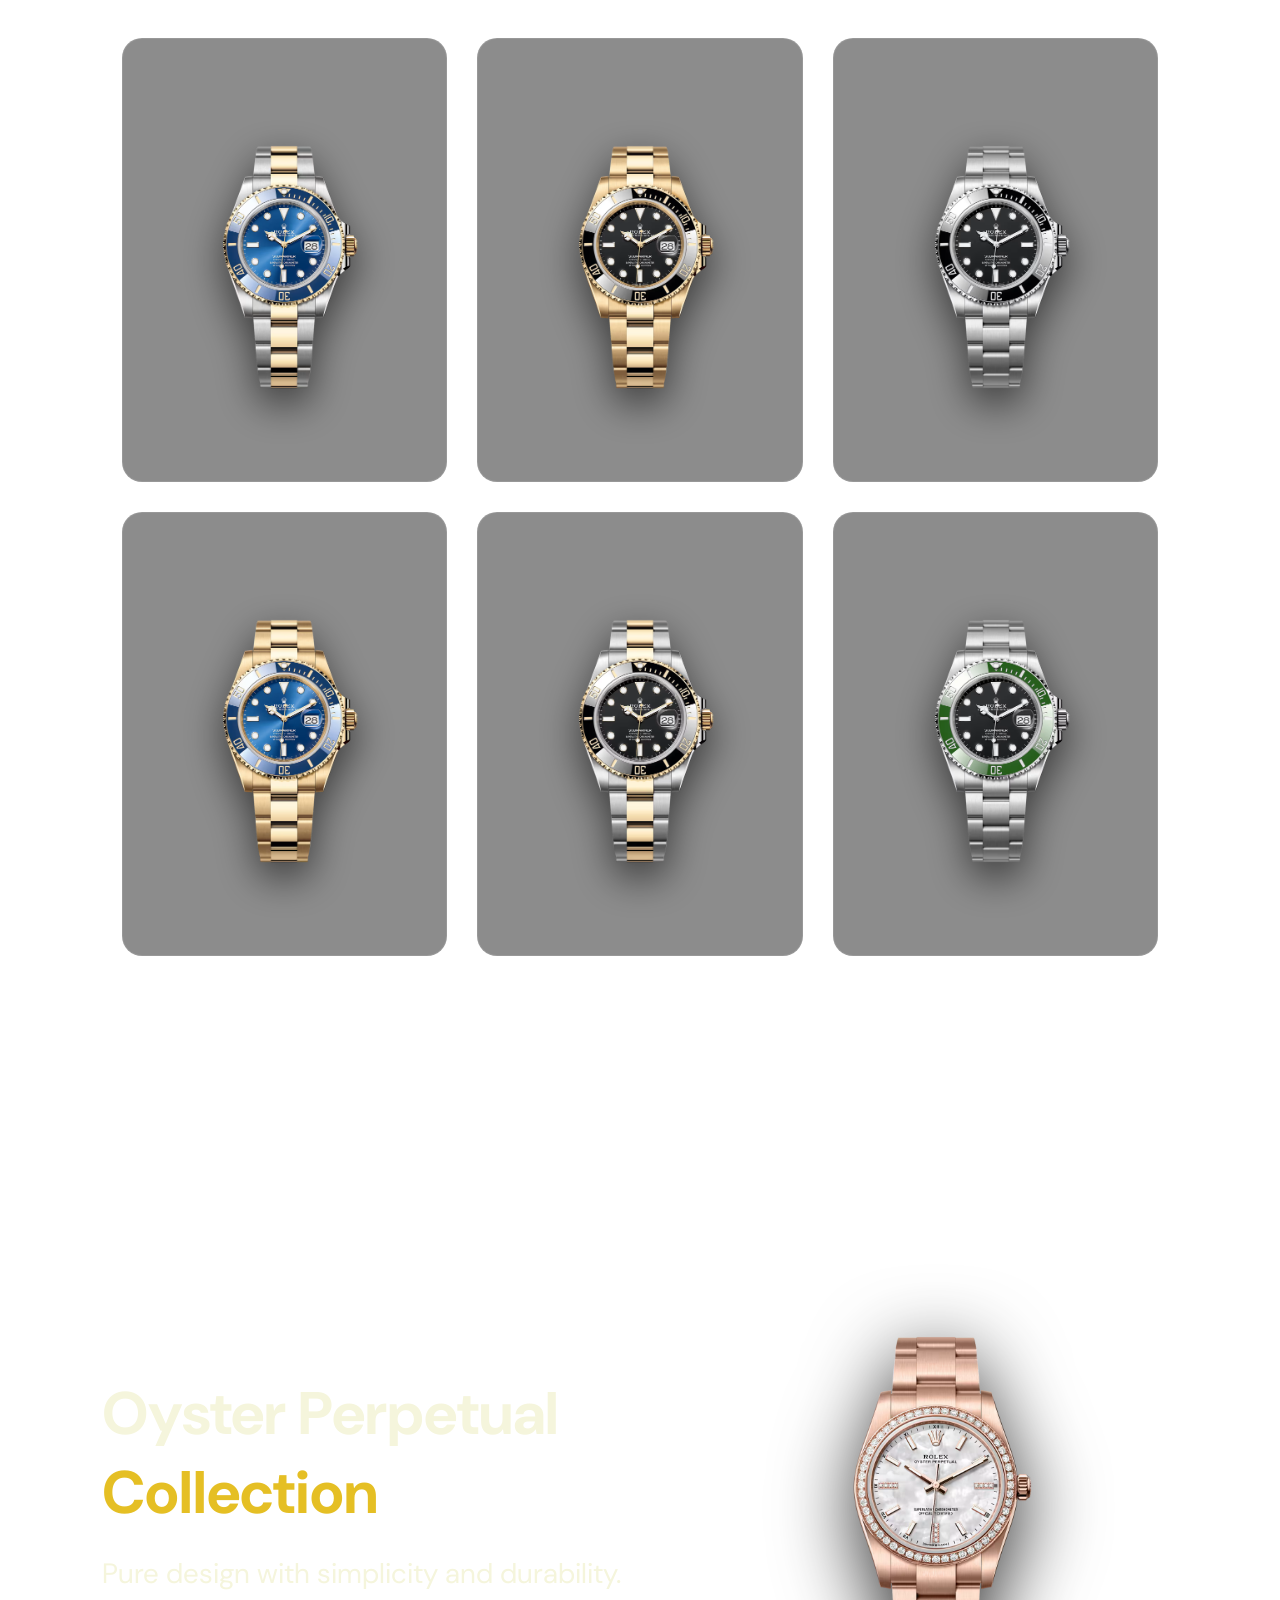
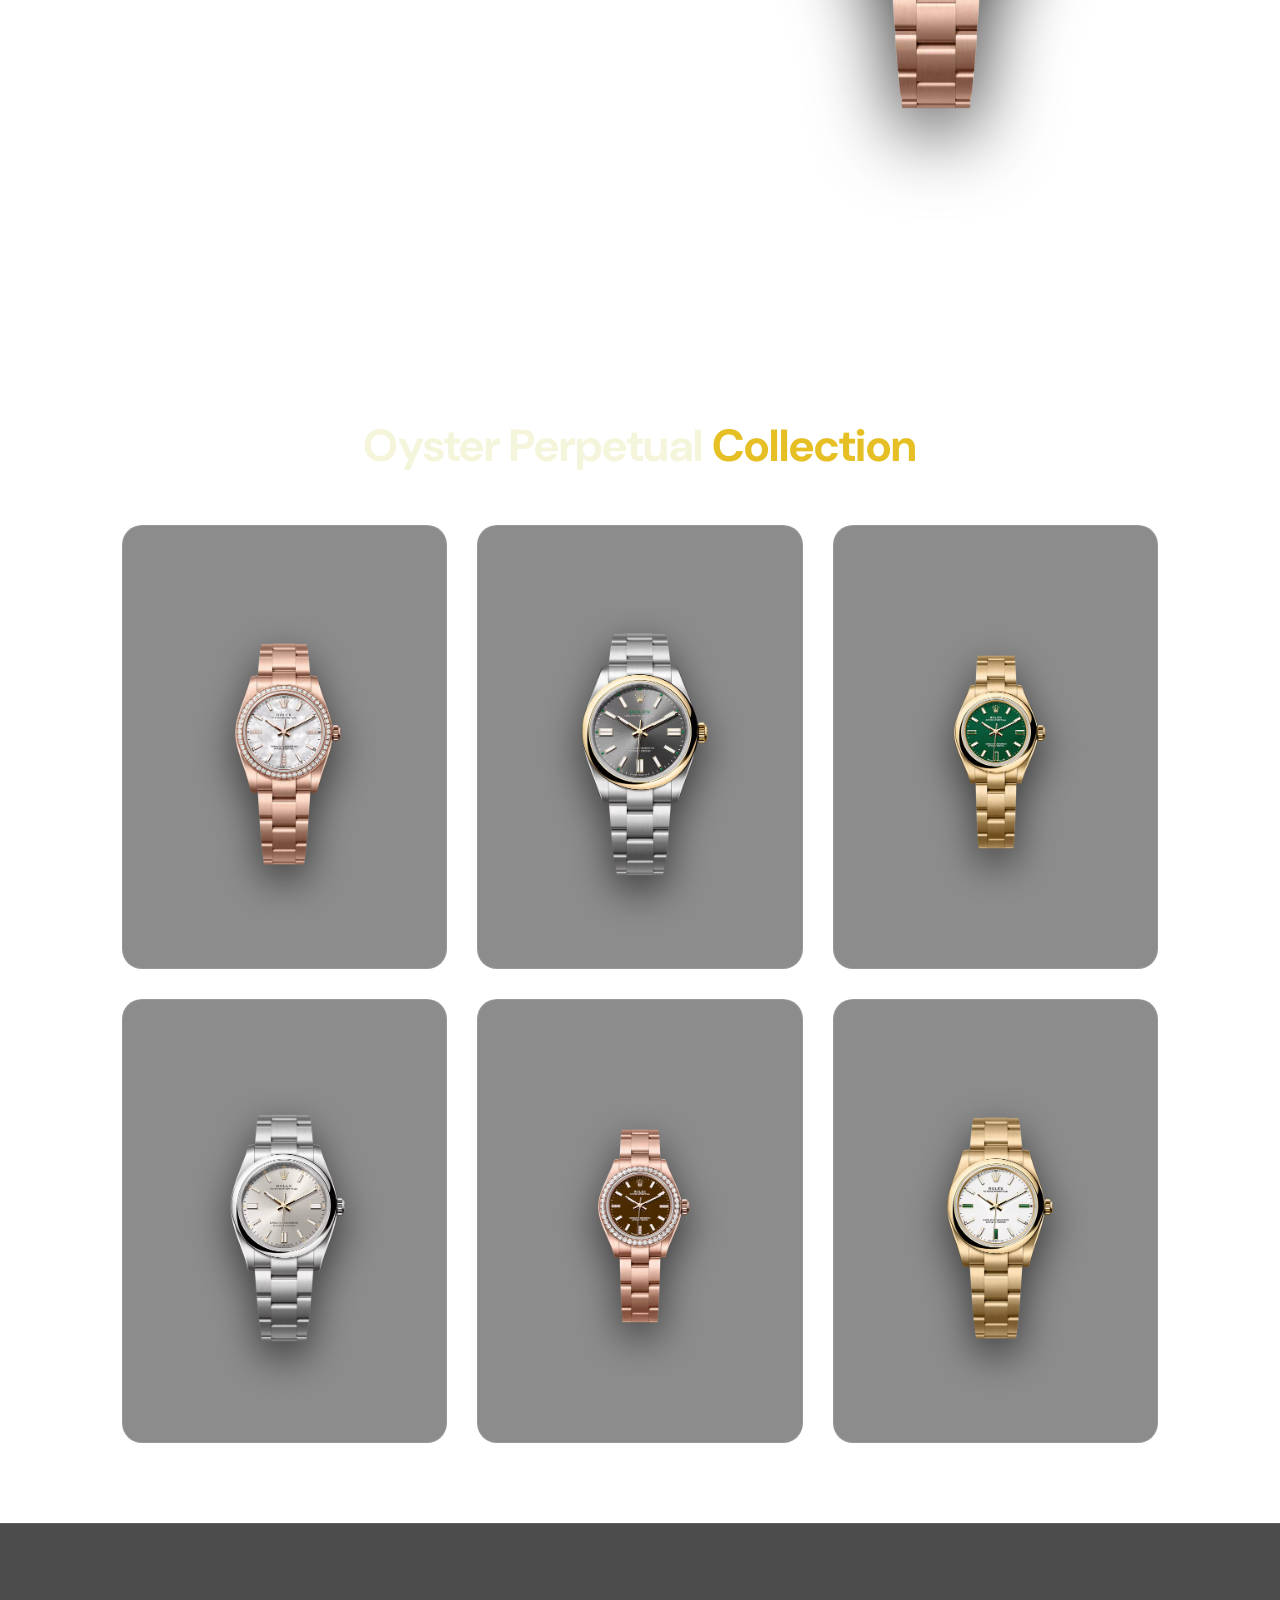
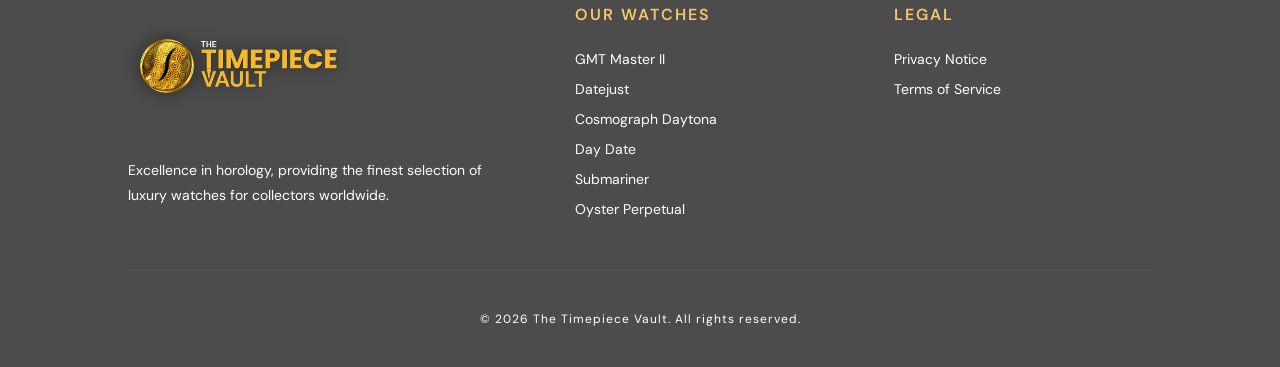
<file: The Timepiece Vault/watches.html>
<!DOCTYPE html>
<title>The Timepiece Vault</title>
<link href="https://fonts.googleapis.com/css2?family=DM+Sans:wght@400;500;700;800&display=swap" rel="stylesheet">
<link rel="stylesheet" href="watches.css">
</head>

<body>

<a href="index.html" class="back-to-home">←</a>

<header class="hero">
<div class="overlay"></div>

<section class="intro">
<div class="left">
<h2>The Collection of</h2>
<div class="brand">
<div class="brand-text">
<span>THE</span>
<h1>TIMEPIECE<br>VAULT</h1>
</div>
</div>
</div>

<div class="divider"></div>

<div class="right">
<a href="#featured">Featured</a>
<a href="#gmt">GMT Master II</a>
<a href="#datejust">DateJust</a>
<a href="#daydate">Cosmograph Daytona</a>
<a href="#daydate2">Day Date</a>
<a href="#sub">Submariner</a>
<a href="#oys">Oyster Perpetual</a>
</div>
</section>
</header>


<section class="slider-section" id="featured">
<div class="slider">

<button class="slide-nav prev" id="prevSlide">❮</button>
<button class="slide-nav next" id="nextSlide">❯</button>

<div class="slide active">
<h2>GMT Master II</h2>
<img src="gmt1.png" class="main-watch">
</div>

<div class="slide">
<h2>DateJust</h2>
<img src="date5.png" class="main-watch">
</div>

<div class="slide">
<h2>Day Date</h2>
<img src="day4.png" class="main-watch">
</div>

<div class="slide">
<h2>Cosmograph Daytona</h2>
<img src="cos6.png" class="main-watch">
</div>

<div class="slide">
<h2>Submariner</h2>
<img src="sub1.png" class="main-watch">
</div>

<div class="slide">
<h2>Oyster Perpetual</h2>
<img src="oys6.png" class="main-watch">
</div>

</div>

<div class="dots">
<span class="dot active"></span>
<span class="dot"></span>
<span class="dot"></span>
<span class="dot"></span>
<span class="dot"></span>
<span class="dot"></span>
</div>
</section>

<section class="watch-info" id="gmt">
<div class="text-box">
<h2>GMT-Master II <span style="color: #e5bf24;">Collection</span></h2>
<p>The GMT Master II by Rolex is a versatile travel watch equipped with a dual time zone function.</p>
</div>
<div class="watch-box">
<img src="gmt1.png">
</div>
</section>

<section class="catalog-section">
    <h2>GMT-Master II <span style="color: #e5bf24;">Collection</span></h2>
    <div class="watch-grid">
        <div class="watch-card">
            <img src="gmt1.png" alt="GMT Master II">
        </div>
        <div class="watch-card">
            <img src="gmt2.png" alt="GMT Master II">
        </div>
        <div class="watch-card">
            <img src="gmt3.png" alt="GMT Master II">
        </div>
        <div class="watch-card">
            <img src="gmt4.png" alt="GMT Master II">
        </div>
        <div class="watch-card">
            <img src="gmt5.png" alt="GMT Master II">
        </div>
        <div class="watch-card">
            <img src="gmt6.png" alt="GMT Master II">
        </div>
    </div>
</section>

<section class="watch-info" id="datejust">
<div class="text-box">
<h2>DateJust <span style="color: #e5bf24;">Collection</span></h2>
<p>A timeless classic known for elegance and the iconic date window.</p>
</div>
<div class="watch-box">
<img src="date5.png">
</div>
</section>

<section class="catalog-section">
    <h2>DateJust <span style="color: #e5bf24;">Collection</span></h2>
    <div class="watch-grid">
        <div class="watch-card">
            <img src="date5.png" alt="DateJust">
        </div>
        <div class="watch-card">
            <img src="date1.png" alt="DateJust">
        </div>
        <div class="watch-card">
            <img src="date2.png" alt="DateJust">
        </div>
        <div class="watch-card">
            <img src="date3.png" alt="DateJust">
        </div>
        <div class="watch-card">
            <img src="date4.png" alt="DateJust">
        </div>
        <div class="watch-card">
            <img src="date6.png" alt="DateJust">
        </div>
    </div>
</section>

<section class="watch-info" id="daydate">
<div class="text-box">
<h2>Cosmograph Daytona <span style="color: #e5bf24;">Collection</span></h2>
<p>Built for speed and precision, inspired by racing heritage.</p>
</div>
<div class="watch-box">
<img src="cos6.png">
</div>
</section>

<section class="catalog-section">
    <h2>Cosmograph Daytona <span style="color: #e5bf24;">Collection</span></h2>
    <div class="watch-grid">
        <div class="watch-card">
            <img src="cos6.png" alt="Cosmograph Daytona">
        </div>
        <div class="watch-card">
            <img src="cos1.png" alt="Cosmograph Daytona">
        </div>
        <div class="watch-card">
            <img src="cos2.png" alt="Cosmograph Daytona">
        </div>
        <div class="watch-card">
            <img src="cos3.png" alt="Cosmograph Daytona">
        </div>
        <div class="watch-card">
            <img src="cos4.png" alt="Cosmograph Daytona">
        </div>
        <div class="watch-card">
            <img src="cos5.png" alt="Cosmograph Daytona">
        </div>
    </div>
</section>

<section class="watch-info" id="daydate2">
<div class="text-box">
<h2>Day-Date <span style="color: #e5bf24;">Collection</span></h2>
<p>Luxury model displaying both day and date in full style.</p>
</div>
<div class="watch-box">
<img src="day4.png">
</div>
</section>

<section class="catalog-section">
    <h2>Day-Date <span style="color: #e5bf24;">Collection</span></h2>
    <div class="watch-grid">
        <div class="watch-card">
            <img src="day4.png" alt="Day Date">
        </div>
        <div class="watch-card">
            <img src="day1.png" alt="Day Date">
        </div>
        <div class="watch-card">
            <img src="day2.png" alt="Day Date">
        </div>
        <div class="watch-card">
            <img src="day3.png" alt="Day Date">
        </div>
        <div class="watch-card">
            <img src="day5.png" alt="Day Date">
        </div>
        <div class="watch-card">
            <img src="day6.png" alt="Day Date">
        </div>
    </div>
</section>

<section class="watch-info" id="sub">
<div class="text-box">
<h2>Submariner <span style="color: #e5bf24;">Collection</span></h2>
<p>The ultimate dive watch with rugged capability.</p>
</div>
<div class="watch-box">
<img src="sub1.png">
</div>
</section>

<section class="catalog-section">
    <h2>Submariner <span style="color: #e5bf24;">Collection</span></h2>
    <div class="watch-grid">
        <div class="watch-card">
            <img src="sub1.png" alt="Submariner">
        </div>
        <div class="watch-card">
            <img src="sub2.png" alt="Submariner">
        </div>
        <div class="watch-card">
            <img src="sub3.png" alt="Submariner">
        </div>
        <div class="watch-card">
            <img src="sub4.png" alt="Submariner">
        </div>
        <div class="watch-card">
            <img src="sub5.png" alt="Submariner">
        </div>
        <div class="watch-card">
            <img src="sub6.png" alt="Submariner">
        </div>
    </div>
</section>

<section class="watch-info" id="oys">
<div class="text-box">
<h2>Oyster Perpetual <span style="color: #e5bf24;">Collection</span></h2>
<p>Pure design with simplicity and durability.</p>
</div>
<div class="watch-box">
<img src="oys6.png">
</div>
</section>

<section class="catalog-section">
    <h2>Oyster Perpetual <span style="color: #e5bf24;">Collection</span></h2>
    <div class="watch-grid">
        <div class="watch-card">
            <img src="oys6.png" alt="Oyster Perpetual">
        </div>
        <div class="watch-card">
            <img src="oys1.png" alt="Oyster Perpetual">
        </div>
        <div class="watch-card">
            <img src="oys2.png" alt="Oyster Perpetual">
        </div>
        <div class="watch-card">
            <img src="oys3.png" alt="Oyster Perpetual">
        </div>
        <div class="watch-card">
            <img src="oys4.png" alt="Oyster Perpetual">
        </div>
        <div class="watch-card">
            <img src="oys5.png" alt="Oyster Perpetual">
        </div>
    </div>
</section>

<footer class="main-footer">
    <div class="footer-content">
        <div class="footer-section brand">
            <img src="logo1.png" class="footer-logo" alt="The Timepiece Vault">
            <p>Excellence in horology, providing the finest selection of luxury watches for collectors worldwide.</p>
        </div>
        <div class="footer-section links">
            <h3>Our Watches</h3>
            <a href="#gmt">GMT Master II</a>
            <a href="#datejust">Datejust</a>
            <a href="#daydate">Cosmograph Daytona</a>
            <a href="#daydate2">Day Date</a>
            <a href="#sub">Submariner</a>
            <a href="#oys">Oyster Perpetual</a>
        </div>
        <div class="footer-section legal">
            <h3>Legal</h3>
            <a href="privterms.html">Privacy Notice</a>
            <a href="privterms.html#terms">Terms of Service</a>
        </div>
    </div>
    <div class="footer-bottom">
        <p>&copy; 2026 The Timepiece Vault. All rights reserved.</p>
    </div>
</footer>

<button id="backToTop" class="back-to-top" title="Go to Top">↑</button>

<script>
let slides = document.querySelectorAll(".slide");
let dots = document.querySelectorAll(".dot");
let index = 0;

function showSlide(i){
    slides.forEach(s => s.classList.remove("active", "prev", "next"));
    dots.forEach(d => d.classList.remove("active"));

    index = i;
    let prev = (i - 1 + slides.length) % slides.length;
    let next = (i + 1) % slides.length;

    slides[i].classList.add("active");
    slides[prev].classList.add("prev");
    slides[next].classList.add("next");
    dots[i].classList.add("active");
}

function nextSlide(){
index++;
if(index >= slides.length){ index = 0; }
showSlide(index);
}

function prevSlide(){
index = (index - 1 + slides.length) % slides.length;
showSlide(index);
}

 showSlide(0);

setInterval(nextSlide, 3000);

dots.forEach((dot,i)=>{
dot.onclick = () => {
index = i;
showSlide(index);
}
});

document.getElementById('nextSlide').onclick = nextSlide;
document.getElementById('prevSlide').onclick = prevSlide;

const navLinks = document.querySelectorAll('.right a');
navLinks.forEach(link => {
    link.addEventListener('click', () => {
        navLinks.forEach(l => l.classList.remove('active'));
        link.classList.add('active');
    });
});

document.querySelectorAll('.main-watch, .watch-box img, .watch-card').forEach(item => {
    item.addEventListener('click', () => {
        let img = item;
        let name = "Luxury Watch";

        if (item.classList.contains('watch-card')) {
            img = item.querySelector('img');
            name = img.alt;
        } else {
            const slide = item.closest('.slide');
            const info = item.closest('.watch-info');
            if (slide) name = slide.querySelector('h2').innerText;
            else if (info) name = info.querySelector('h2').innerText.replace(' Collection', '');
        }

        const imgSrc = img.getAttribute('src');
        const refCode = "RLX-" + name.substring(0,3).toUpperCase() + "-" + Math.floor(10000 + Math.random() * 90000);
        
        window.location.href = `purchase.html?img=${encodeURIComponent(imgSrc)}&name=${encodeURIComponent(name)}&ref=${encodeURIComponent(refCode)}`;
    });
});

const backToTopBtn = document.getElementById('backToTop');

window.addEventListener('scroll', () => {
  if (window.scrollY > 400) {
    backToTopBtn.classList.add('show');
  } else {
    backToTopBtn.classList.remove('show');
  }
});

backToTopBtn.addEventListener('click', () => {
  window.scrollTo({
    top: 0,
    behavior: 'smooth'
  });
});
</script>
</body>
</html>
</file>
<file: The Timepiece Vault/about.css>
*{
    margin:0;
    padding:0;
    box-sizing:border-box;
}

body{
    font-family:'DM Sans', sans-serif;
    color:#f5f5dc;
    background:url('bg2.png') no-repeat center center fixed;
    background-size:cover;
    min-height:100vh;
    position:relative;
}

.back-button{
    position:fixed;
    top:30px;
    left:20px;
    z-index:100;
    text-decoration:none;
    color:#000;
    background:linear-gradient(135deg,#d4af37,#f5c56a);
    width: 50px;
    height: 50px;
    border-radius: 50%;
    font-size: 22px;
    font-weight:600;
    transition: all 0.4s cubic-bezier(0.175, 0.885, 0.32, 1.275);
    box-shadow:0 4px 15px rgba(0,0,0,0.4);
    display:flex;
    align-items:center;
    justify-content:center;
    border: 1px solid rgba(255, 255, 255, 0.3);
    cursor: pointer;
}

.back-button:hover{
    transform: scale(1.1) rotate(-15deg);
    box-shadow: 0 0 25px rgba(245, 197, 106, 0.8);
    filter: brightness(1.1);
}

.overlay{
    position:fixed;
    inset:0;
    background:linear-gradient(to right, rgba(0,0,0,0.85), rgba(0,0,0,0.4));
    z-index:0;
}

.container{
    position:relative;
    z-index:1;
    padding:130px 80px 80px 80px;
    max-width:1200px;
}

.top{
    display:flex;
    justify-content:space-between;
    align-items:center;
    margin-bottom:60px;
}

.top h1{
    font-size:48px;
    font-weight:600;
}

.logo-box {
    position: fixed;
    top: 80px;
    right: 50px;
    display: flex;
    align-items: center;
    gap: 10px;
    text-align: left;
    z-index: 100;
}

.logo-box img{
    width:200px;
}

.logo-box span{
    font-size:14px;
    line-height:1.2;
    color:#e5bf24;
}

.logo-box strong{
    font-size:18px;
}

.content{
    width:100%;
    max-width: 800px;
}

.content p{
    font-size:18px;
    line-height:1.9;
    margin-bottom:20px;
    color:#f5f5dc;
    opacity: 0.9;
}
</file>
<file: The Timepiece Vault/admin.css>
body {
    margin: 0;
    font-family: 'DM Sans', sans-serif;
    background: #000;
}

.container {
    display: flex;
    min-height: 100vh;
}

.sidebar {
    width: 260px;
    background: black;
    color: white;
    padding: 20px;
    display: flex;
    flex-direction: column;
    border-right: 1px solid rgba(255, 255, 255, 0.1);
}

.back-btn {
    background: linear-gradient(135deg, #d4af37, #f5c56a);
    color: #000;
    width: 40px;
    height: 40px;
    border-radius: 50%;
    display: flex;
    align-items: center;
    justify-content: center;
    cursor: pointer;
}

.menu {
    list-style: none;
    padding: 20px 0;
    flex-grow: 1;
}

.menu li {
    padding: 12px 15px;
    margin: 10px 0;
    cursor: pointer;
    border-radius: 8px;
    transition: 0.3s;
    font-size: 14px;
    display: flex;
    align-items: center;
}

.menu li:hover {
    background: rgba(255, 255, 255, 0.05);
    color: #f5c56a;
}

.menu .active {
    background: rgba(212, 175, 55, 0.1);
    color: #f5c56a;
    border-left: 3px solid #d4af37;
}

.logout-btn {
    padding: 15px;
    margin-top: auto;
    border-top: 1px solid rgba(255, 255, 255, 0.1);
    cursor: pointer;
    display: flex;
    align-items: center;
    font-size: 14px;
    color: rgba(255, 255, 255, 0.6);
    transition: 0.3s;
}

.logout-btn:hover {
    color: #f5c56a;
}

.main {
    flex: 1;
    background: black;
    padding: 30px;
    overflow-y: auto;
}

.top-buttons {
    display: flex;
    justify-content: center;
    gap: 20px;
    margin-bottom: 30px;
}

.active-btn {
    background: #c9a400;
    border: none;
    padding: 10px 30px;
    border-radius: 25px;
    cursor: pointer;
    font-weight: 600;
}

.outline-btn {
    background: transparent;
    border: 1px solid rgba(212, 175, 55, 0.4);
    color: #fff;
    padding: 10px 30px;
    border-radius: 25px;
    cursor: pointer;
    transition: 0.3s;
}

.outline-btn:hover {
    border-color: #f5c56a;
}

.cards {
    display: grid;
    grid-template-columns: repeat(auto-fill, minmax(400px, 1fr));
    gap: 20px;
}

.card {
    background: rgba(255, 255, 255, 0.03);
    border: 1px solid rgba(255, 255, 255, 0.1);
    padding: 25px;
    border-radius: 15px;
    backdrop-filter: blur(10px);
    transition: 0.3s;
}

.card:hover {
    transform: translateY(-5px);
    border-color: rgba(212, 175, 55, 0.3);
}

.card p {
    color: #fff;
    font-size: 15px;
    line-height: 1.6;
    opacity: 0.8;
}

.card span {
    display: block;
    margin-top: 10px;
    color: #f5c56a;
    font-weight: bold;
    font-size: 13px;
}
</file>
<file: The Timepiece Vault/login.css>
* {
  margin: 0;
  padding: 0;
  box-sizing: border-box;
  font-family: 'DM Sans', sans-serif;
}

body {
  min-height: 100vh;
  display: flex;
  justify-content: center;
  align-items: center;
  position: relative;
  overflow-x: hidden;
  background: #000;
  padding: 40px 20px;
}

body::before {
  content: "";
  position: fixed;
  top: 0;
  left: 0;
  width: 100%;
  height: 100%;
  background: url("logbg.png") no-repeat center center/cover;
  z-index: -1;
}

.card {
  width: 450px;
  padding: 45px;
  position: relative;
  border-radius: 20px;
  backdrop-filter: blur(25px) brightness(1.1);
  background: rgba(255, 255, 255, 0.05); 
  border: 1px solid rgb(249, 248, 248); 
  box-shadow: 0 10px 40px rgba(0,0,0,0.4), 0 0 40px rgba(245, 197, 106, 0.4), 0 0 30px rgba(255, 255, 255, 0.15) inset;
  color: #fff;
}

.toggle {
  position: relative;
  display: flex;
  background: rgba(0,0,0,0.4);
  border-radius: 50px;
  margin-bottom: 20px;
  overflow: hidden;
}

.toggle-btn {
  flex: 1;
  padding: 12px;
  border: none;
  background: transparent;
  color: #fff;
  cursor: pointer;
  z-index: 2;
}

.toggle-btn.active {
  color: #000;
  font-weight: 600;
  font-size: 15px;
}

.slider {
  position: absolute;
  width: 50%;
  height: 100%;
  font-size: 15px;
  background: linear-gradient(135deg, #d4af37, #f5c56a);
  border-radius: 50px;
  transition: 0.3s;
  left: 0%;
}

h2 {
  text-align: center;
  font-size: 28px;
  color: #fff; 
  margin-bottom: 20px;
}

form input,
.admin-input {
  width: 100%;
  padding: 12px;
  margin: 10px 0;
  border-radius: 10px;
  border: none;
  outline: none;
  background: rgba(255,255,255,0.1);
  transition: 0.3s;
  color: #fff;
}

form input::placeholder,
.admin-input::placeholder {
  color: rgba(255, 255, 255, 0.8);
}

.pin-container {
  display: flex;
  gap: 10px;
  justify-content: center;
  margin: 20px 0;
}

.pin-input {
  width: 45px;
  height: 55px;
  text-align: center;
  font-size: 24px;
  font-weight: bold;
  background: rgba(255, 255, 255, 0.1);
  border: 1px solid rgba(255, 255, 255, 0.2);
  border-radius: 10px;
  color: #fff;
  outline: none;
  transition: 0.3s;
}

.pin-input:focus {
  border-color: #f5c56a;
  box-shadow: 0 0 10px rgba(245, 197, 106, 0.3);
}

form input:required {
  border: 1px solid #d4af37; 
}

form input:focus,
.admin-input:focus {
  background: rgba(255, 255, 255, 0.15);
  box-shadow: 0 0 10px rgba(245, 197, 106, 0.3);
}

.input-row {
  display: flex;
  gap: 10px;
}

.phone {
  display: flex;
  align-items: center;
  gap: 10px;
  background: rgba(255,255,255,0.1);
  padding: 5px 12px;
  border-radius: 10px;
  margin: 10px 0;
  transition: 0.3s;
}

.phone:focus-within {
  background: rgba(255, 255, 255, 0.15);
  box-shadow: 0 0 10px rgba(245, 197, 106, 0.3);
}

.phone input {
  border: none;
  background: transparent;
  color: #fff;
  outline: none;
  width: 100%;
}

.phone:has(input:required) {
  box-shadow: 0 0 8px rgba(245, 197, 106, 0.4);
}

.flag {
  font-size: 18px;
}
.main-btn {
  width: 100%;
  padding: 12px;
  border: none;
  border-radius: 10px;
  background: linear-gradient(135deg, #d4af37, #f5c56a);
  color: #000;
  font-weight: bold;
  cursor: pointer;
  margin-top: 10px;
  transition: 0.3s;
}

.main-btn:hover {
  transform: scale(1.02);
  box-shadow: 0 0 20px rgba(245, 197, 106, 0.6);
  opacity: 1;
}

.main-btn:disabled {
  background: #555;
  cursor: not-allowed;
  transform: none;
  box-shadow: none;
  opacity: 0.6;
}

.error-shake {
  animation: shake 0.4s cubic-bezier(.36,.07,.19,.97) both;
}

@keyframes shake {
  10%, 90% { transform: translate3d(-1px, 0, 0); }
  20%, 80% { transform: translate3d(2px, 0, 0); }
  30%, 50%, 70% { transform: translate3d(-4px, 0, 0); }
  40%, 60% { transform: translate3d(4px, 0, 0); }
}

@media (max-width: 500px) {
  .card {
    width: 90%;
    padding: 30px;
  }

  h2 {
    font-size: 24px;
  }

  .toggle-btn {
    font-size: 13px;
    padding: 10px;
  }

  form input, .main-btn {
    padding: 10px;
  }

  .phone {
    padding: 5px 10px;
  }
}
</file>
<file: The Timepiece Vault/watches.css>
*{
margin:0;
padding:0;
box-sizing:border-box;
}

html {
    scroll-behavior: smooth;
    scroll-snap-type: y mandatory;
}

body{
font-family:'DM Sans',sans-serif;
background:url(bg2.png) center/cover fixed;
color:#f5f5dc;
overflow-x:hidden;
}

.back-to-home {
    position: fixed;
    top: 30px;
    left: 50px;
    z-index: 1001;
    text-decoration: none;
    color: #000;
    background: linear-gradient(135deg, #d4af37, #f5c56a);
    width: 50px;
    height: 50px;
    display: flex;
    align-items: center;
    justify-content: center;
    border-radius: 50%;
    font-size: 22px;
    font-weight: 700;
    box-shadow: 0 4px 15px rgba(0,0,0,0.5);
    transition: all 0.3s ease;
}

.back-to-home:hover {
    transform: scale(1.05);
    box-shadow: 0 0 20px rgba(245, 197, 106, 0.8);
}

.hero{
height:100vh;
display:flex;
align-items:center;
justify-content:center;
padding:50px;
position:relative;
scroll-snap-align: start;
scroll-snap-stop: always;
}

.overlay{
position:absolute;
inset:0;
background:rgba(0,0,0,.45);
}

.intro{
width: 100%;
max-width: 1300px;
display:flex;
justify-content:space-between;
align-items:center;
z-index:2;
}

.left h2{
font-size:38px;
margin-bottom: 20px;
}

.right{
text-align: right;
display:flex;
flex-direction:column;
gap:40px;
}

.right a{
font-size:26px;
color:#f5f5dc;
text-decoration:none;
transition:.3s;
}

.right a:nth-child(even){
color:#e5bf24;
}

.right a:hover{
transform:translateX(-10px);
color:#e5bf24;
}

.right a.active{
color: #f5c56a !important;
text-shadow: 0 0 20px rgba(245, 197, 106, 0.9);
transform: translateX(-15px);
}

.brand-text span{
font-size:24px;
font-weight:700;
}

.brand-text h1{
font-size: 30px;
line-height:.9;
color:#e5bf24;
}

.divider{
width:1px;
height: 380px;
background:rgba(255,255,255,.25);
}

.slider-section{
height:100vh;
display:flex;
flex-direction:column;
justify-content:center;
align-items:center;
scroll-snap-align: start;
scroll-snap-stop: always;
}

.slider{
width:100%;
height:80vh;
perspective: 1000px;
position:relative;
display:flex;
align-items:center;
justify-content:center;
}

.slide{
position:absolute;
opacity:0;
transform:scale(.5) translateX(0);
transition: 0.8s cubic-bezier(0.4, 0, 0.2, 1);
text-align:center;
z-index: 0;
pointer-events: none;
}

.slide.active{
opacity:1;
transform: scale(1.1) translateZ(100px);
z-index: 10;
pointer-events: auto;
}

.slide.prev {
opacity: 0.35;
transform: scale(0.7) translateX(-450px) rotateY(20deg);
z-index: 5;
filter: blur(2px);
}

.slide.next {
opacity: 0.35;
transform: scale(0.7) translateX(450px) rotateY(-20deg);
z-index: 5;
filter: blur(2px);
}

.main-watch,
.watch-box img{
width:420px;
filter: drop-shadow(0 20px 40px rgba(0,0,0,0.8));
transition:.4s;
cursor: pointer;
}

.slide .main-watch {
    margin-top: -150px;
}

.main-watch:hover,
.watch-box img:hover{
transform:scale(1.08) translateY(-8px);
filter: drop-shadow(0 35px 50px rgba(0,0,0,0.85))
        drop-shadow(0 15px 25px rgba(0,0,0,0.5));
}

.slide h2{
font-size: clamp(30px, 6vw, 50px);
margin-top: 50px;
margin-bottom: 10px;
transition: 0.5s;
opacity: 0;
color: #e5bf24;
text-shadow: 0 4px 15px rgba(0,0,0,0.8);
position: relative;
z-index: 5;
}

.slide.active h2 {
opacity: 1;
}

.slide-nav {
    position: absolute;
    top: 40%;
    transform: translateY(-50%);
    background: rgba(255, 255, 255, 0.05);
    border: 1px solid rgba(212, 175, 55, 0.3);
    color: #f5c56a;
    width: 60px;
    height: 60px;
    border-radius: 50%;
    font-size: 24px;
    cursor: pointer;
    z-index: 100;
    transition: all 0.3s ease;
    display: flex;
    align-items: center;
    justify-content: center;
    backdrop-filter: blur(10px);
}

.slide-nav:hover {
    background: rgba(212, 175, 55, 0.2);
    border-color: #f5c56a;
    box-shadow: 0 0 20px rgba(245, 197, 106, 0.4);
}

.slide-nav.prev { left: 5%; }
.slide-nav.next { right: 5%; }

.dots{
display:flex;
gap:10px;
margin-top:40px;
}

.dot{
width:18px;
height:18px;
border-radius:50%;
background:#b08b00;
cursor:pointer;
}

.dot.active{
background:#fff;
box-shadow:0 0 10px #fff;
}

.catalog-section {
    min-height: 100vh;
    display: flex;
    flex-direction: column;
    align-items: center;
    justify-content: center;
    padding: 80px 5%;
    scroll-snap-align: start;
    scroll-snap-stop: always;
}

.catalog-section h2 {
    font-size: 45px;
    margin-bottom: 50px;
}

.watch-grid {
    display: grid;
    grid-template-columns: repeat(3, 1fr);
    gap: 30px;
    width: 90%;
    max-width: 1200px;
}

.watch-card {
    background: rgba(0, 0, 0, 0.45);
    backdrop-filter: blur(15px);
    border: 1px solid rgba(255, 255, 255, 0.1);
    border-radius: 20px;
    padding: 20px 5px;
    text-align: center;
    transition: all 0.4s cubic-bezier(0.4, 0, 0.2, 1);
    cursor: pointer;
}

.watch-card:hover {
    transform: translateY(-10px);
    border-color: #e5bf24;
    background: rgba(229, 191, 36, 0.05);
    box-shadow: 0 15px 30px rgba(0,0,0,0.5);
}

.watch-card img {
    width: 100% !important;
    max-width: 250px !important;
    margin-bottom: 25px;
    filter: drop-shadow(0 15px 20px rgba(0,0,0,0.6)) !important;
    transform: none !important;
}

.watch-info{
min-height:100vh;
display:flex;
align-items:center;
justify-content:space-between;
padding: 100px 8%;
scroll-snap-align: start;
scroll-snap-stop: always;
}

.text-box{
width:50%;
}

.text-box h2{
font-size:60px;
margin-bottom:20px;
}

.text-box p{
font-size:28px;
line-height:1.6;
}

.watch-box{
width:45%;
display:flex;
justify-content:center;
}


@media(max-width:1100px){

.intro,
.watch-info{
flex-direction:column;
text-align:center;
}

.watch-grid {
    grid-template-columns: repeat(2, 1fr);
}

.divider{
display:none;
}

.main-watch,
.watch-box img{
width:280px;
}

.text-box,
.watch-box{
width:100%;
}

.watch-info {
    gap: 40px;
    padding: 80px 5%;
}
}

@media(max-width: 600px) {
    .watch-grid {
        grid-template-columns: 1fr;
    }
    
    .slide.prev, .slide.next {
        display: none; 
    }
}
.back-to-top {
    position: fixed;
    bottom: 30px;
    right: 30px;
    width: 50px;
    height: 50px;
    background: linear-gradient(135deg, #d4af37, #f5c56a);
    border: none;
    border-radius: 50%;
    color: black;
    font-size: 20px;
    cursor: pointer;
    z-index: 2000;
    display: flex;
    align-items: center;
    justify-content: center;
    transition: all 0.4s ease;
    opacity: 0;
    visibility: hidden;
    box-shadow: 0 4px 15px rgba(0,0,0,0.5);
}

.back-to-top.show {
    opacity: 1;
    visibility: visible;
}

.main-footer {
    background: rgba(0, 0, 0, 0.7);
    backdrop-filter: blur(15px);
    padding: 80px 10% 40px;
    border-top: 1px solid rgba(255, 255, 255, 0.1);
    scroll-snap-align: end;
}

.footer-content {
    display: grid;
    grid-template-columns: 1.5fr 1fr 1fr;
    gap: 60px;
    margin-bottom: 40px;
    text-align: left;
}

.footer-section h3 {
    color: #f5c56a;
    font-size: 16px;
    margin-bottom: 25px;
    font-weight: 600;
    text-transform: uppercase;
    letter-spacing: 2px;
}

.footer-section p {
    font-size: 14px;
    line-height: 1.8;
    color: #fff;
}

.footer-section a {
    display: block;
    color: #fff;
    text-decoration: none;
    margin-bottom: 12px;
    font-size: 14px;
    transition: 0.3s cubic-bezier(0.4, 0, 0.2, 1);
}

.footer-section a:hover {
    color: #f5c56a;
    transform: translateX(5px);
}

.footer-logo {
    width: 220px;
    margin-bottom: 25px;
    filter: drop-shadow(0 0 10px rgba(0,0,0,0.5));
}

.footer-bottom {
    padding-top: 40px;
    border-top: 1px solid rgba(255, 255, 255, 0.05);
    text-align: center;
}

.footer-bottom p {
    font-size: 12px;
    color: #fff;
    letter-spacing: 1px;
}
</file>
